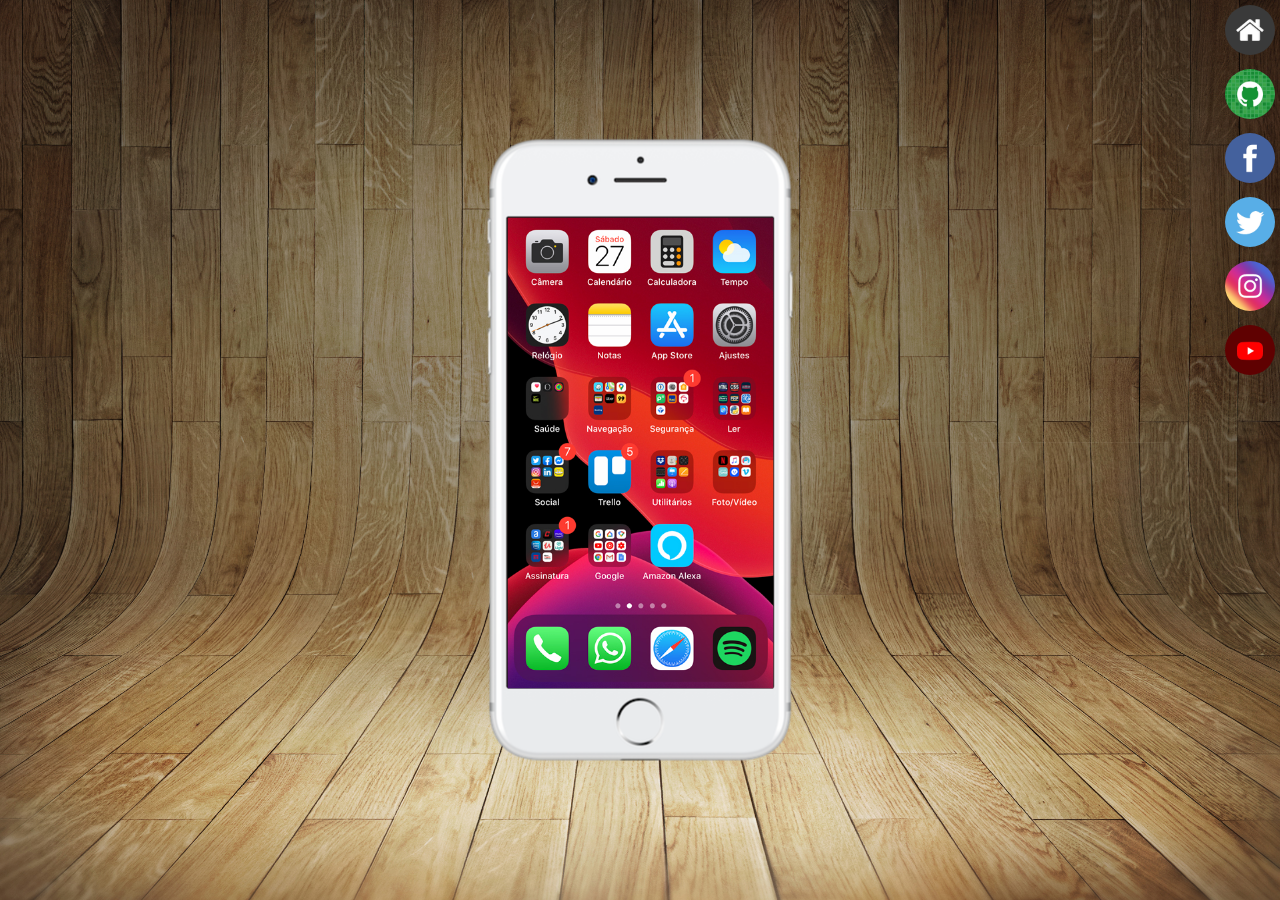
<file: index.html>
<!DOCTYPE html>
<html lang="pt-br">

<head>
    <meta charset="UTF-8">
    <meta http-equiv="X-UA-Compatible" content="IE=edge">
    <meta name="viewport" content="width=device-width, initial-scale=1.0">
    <link rel="stylesheet" href="favicon.ico" type="image/x-icon">
    <link rel="stylesheet" href="estilo/style.css">
    <title> Projeto Redes Sociais</title>
</head>

<body>
    <main>
        <section id="telefone">
            <iframe src="home.html" name="tela" id="tela" frameborder="0">
                seu navegador não é compatível com isso.
            </iframe>

        </section>

        <section id="redes-sociais">

            <a href="home.html" target="tela"><img src="imagens/logo-home.jpg" alt="Home"></a> <br>



            <a href="github.html" target="tela"><img src="imagens/logo-github.jpg" alt="GitHub"></a> <br>

            <a href="facebook.html" target="tela"><img src="imagens/logo-facebook.jpg" alt="Facebook"></a> <br>

            <a href="twitter.html" target="tela"><img src="imagens/logo-twitter.jpg" alt="Twitter"></a> <br>


            <a href="instagram.html" target="tela"><img src="imagens/logo-instagram.jpg" alt="Instragram"></a> <br>

            <a href="youtube.html" target="tela"><img src="imagens/logo-youtube.jpg" alt="Youtube"></a>

        </section>
    </main>

</body>

</html>
</file>
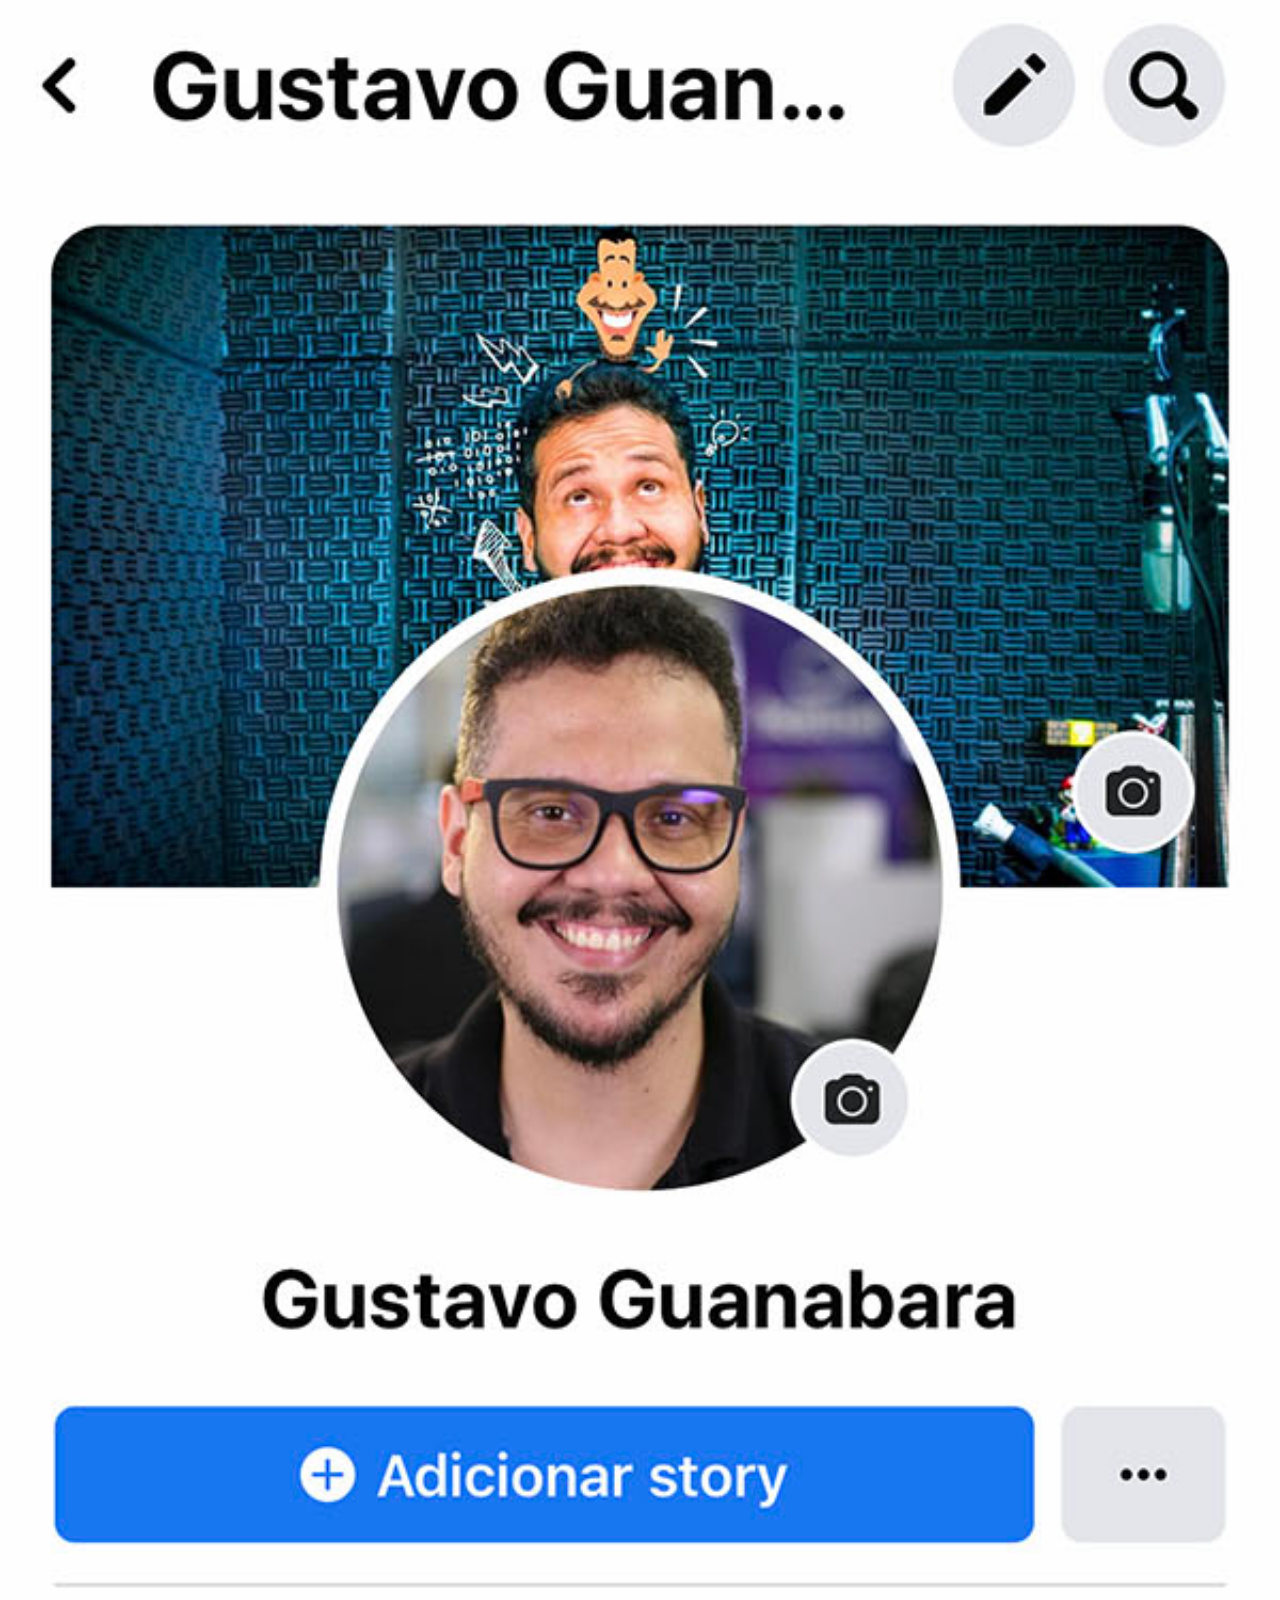
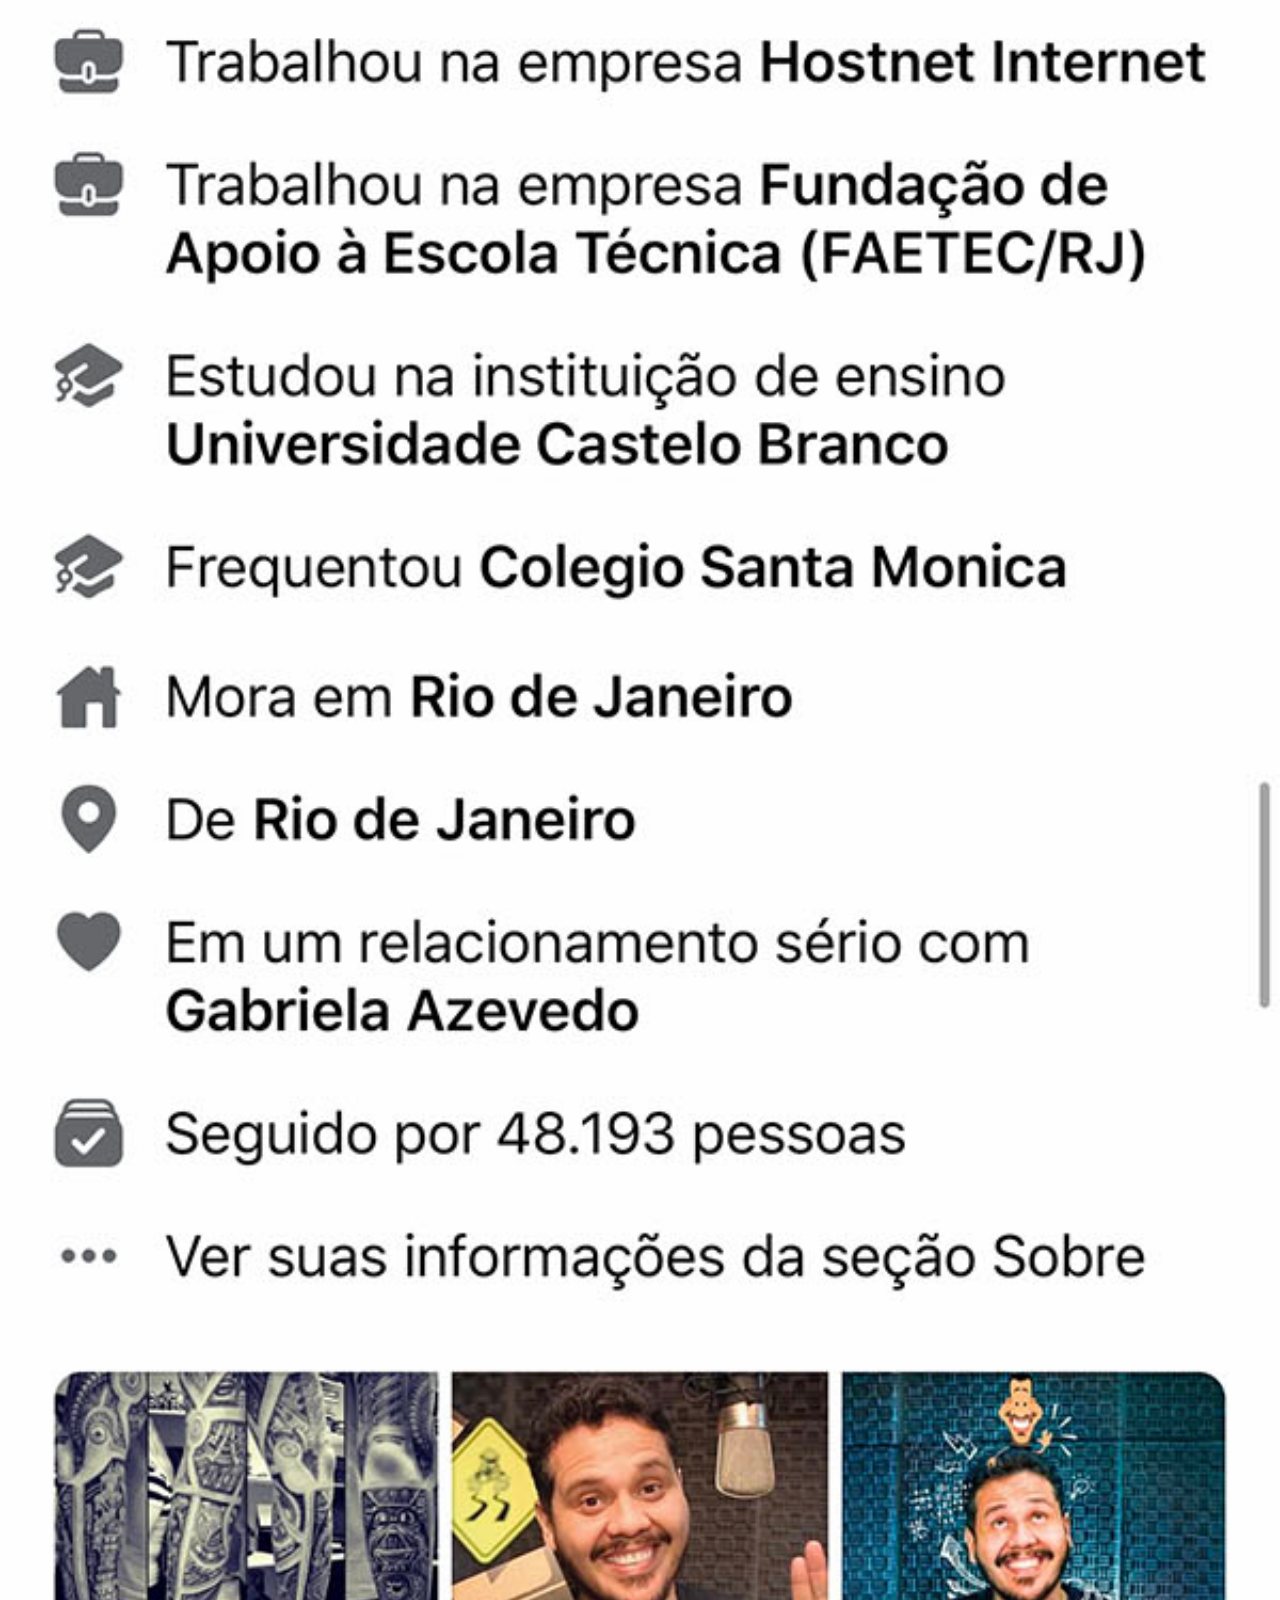
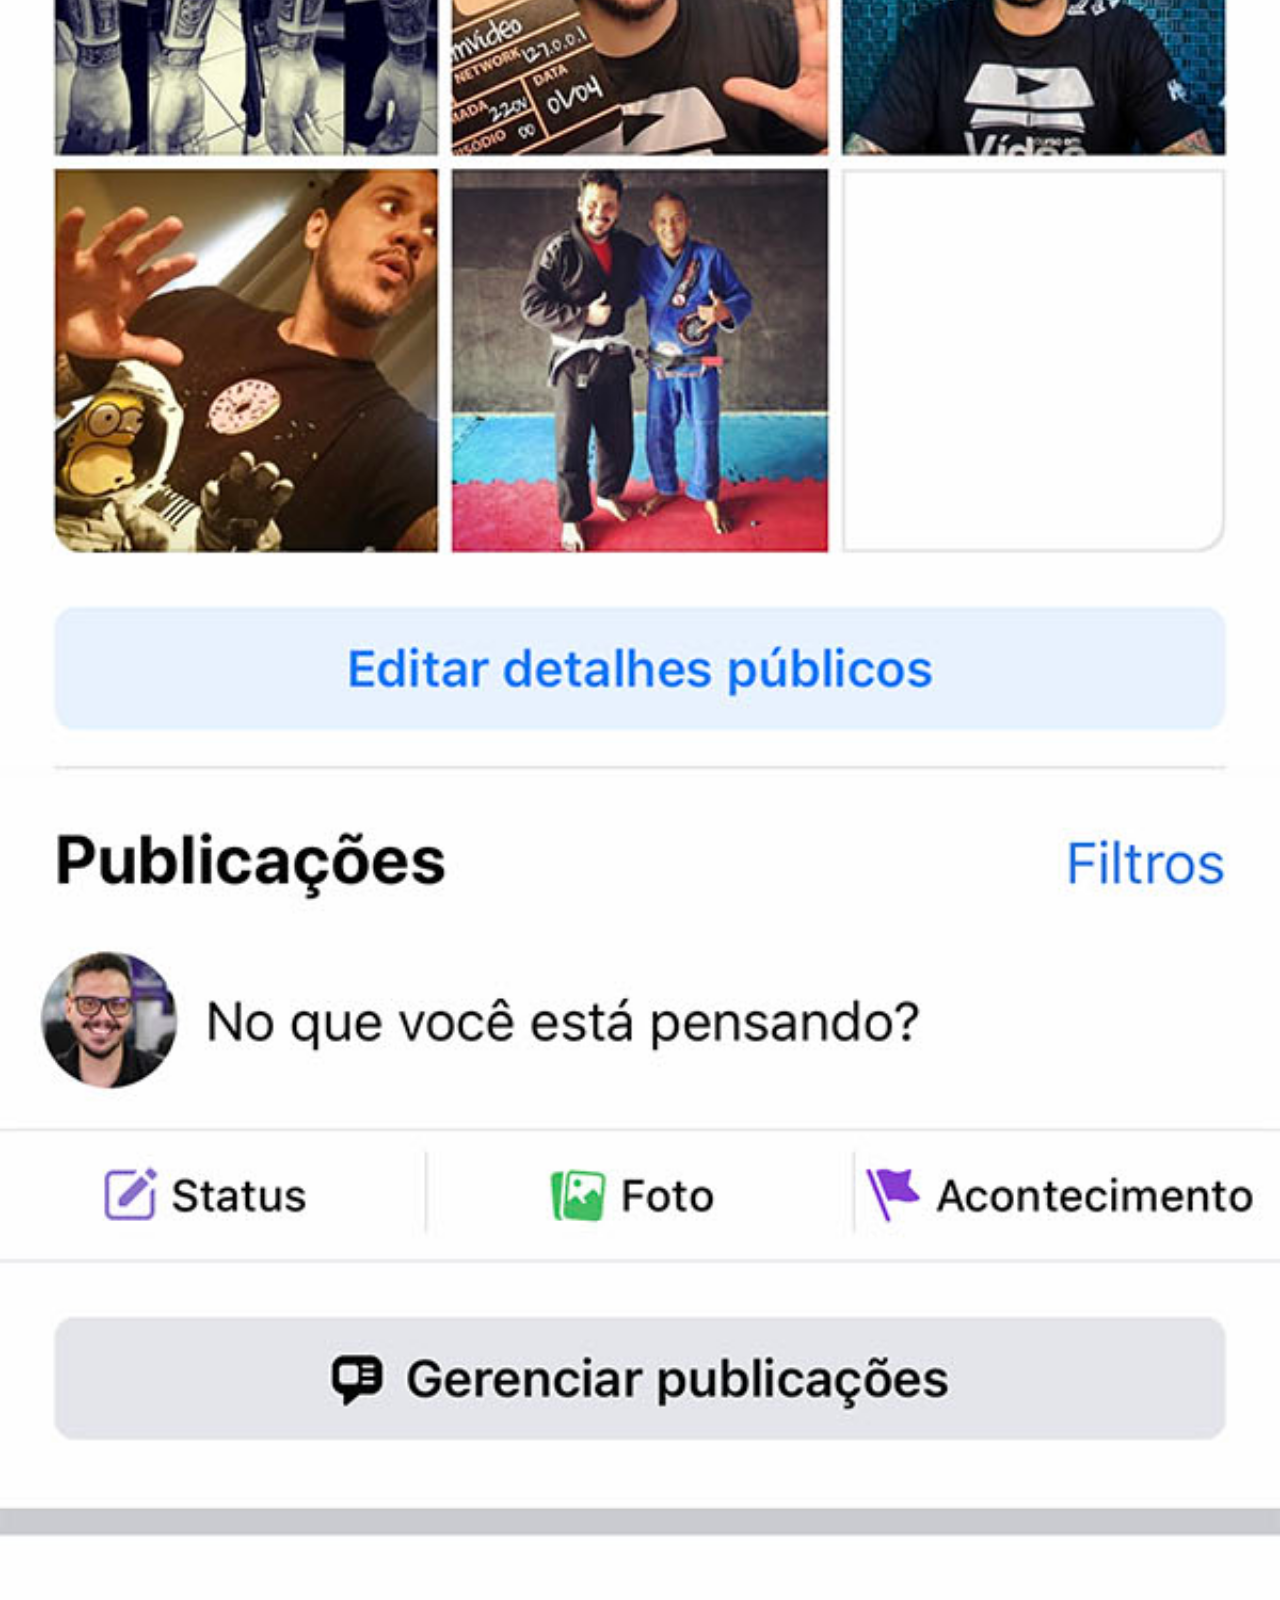
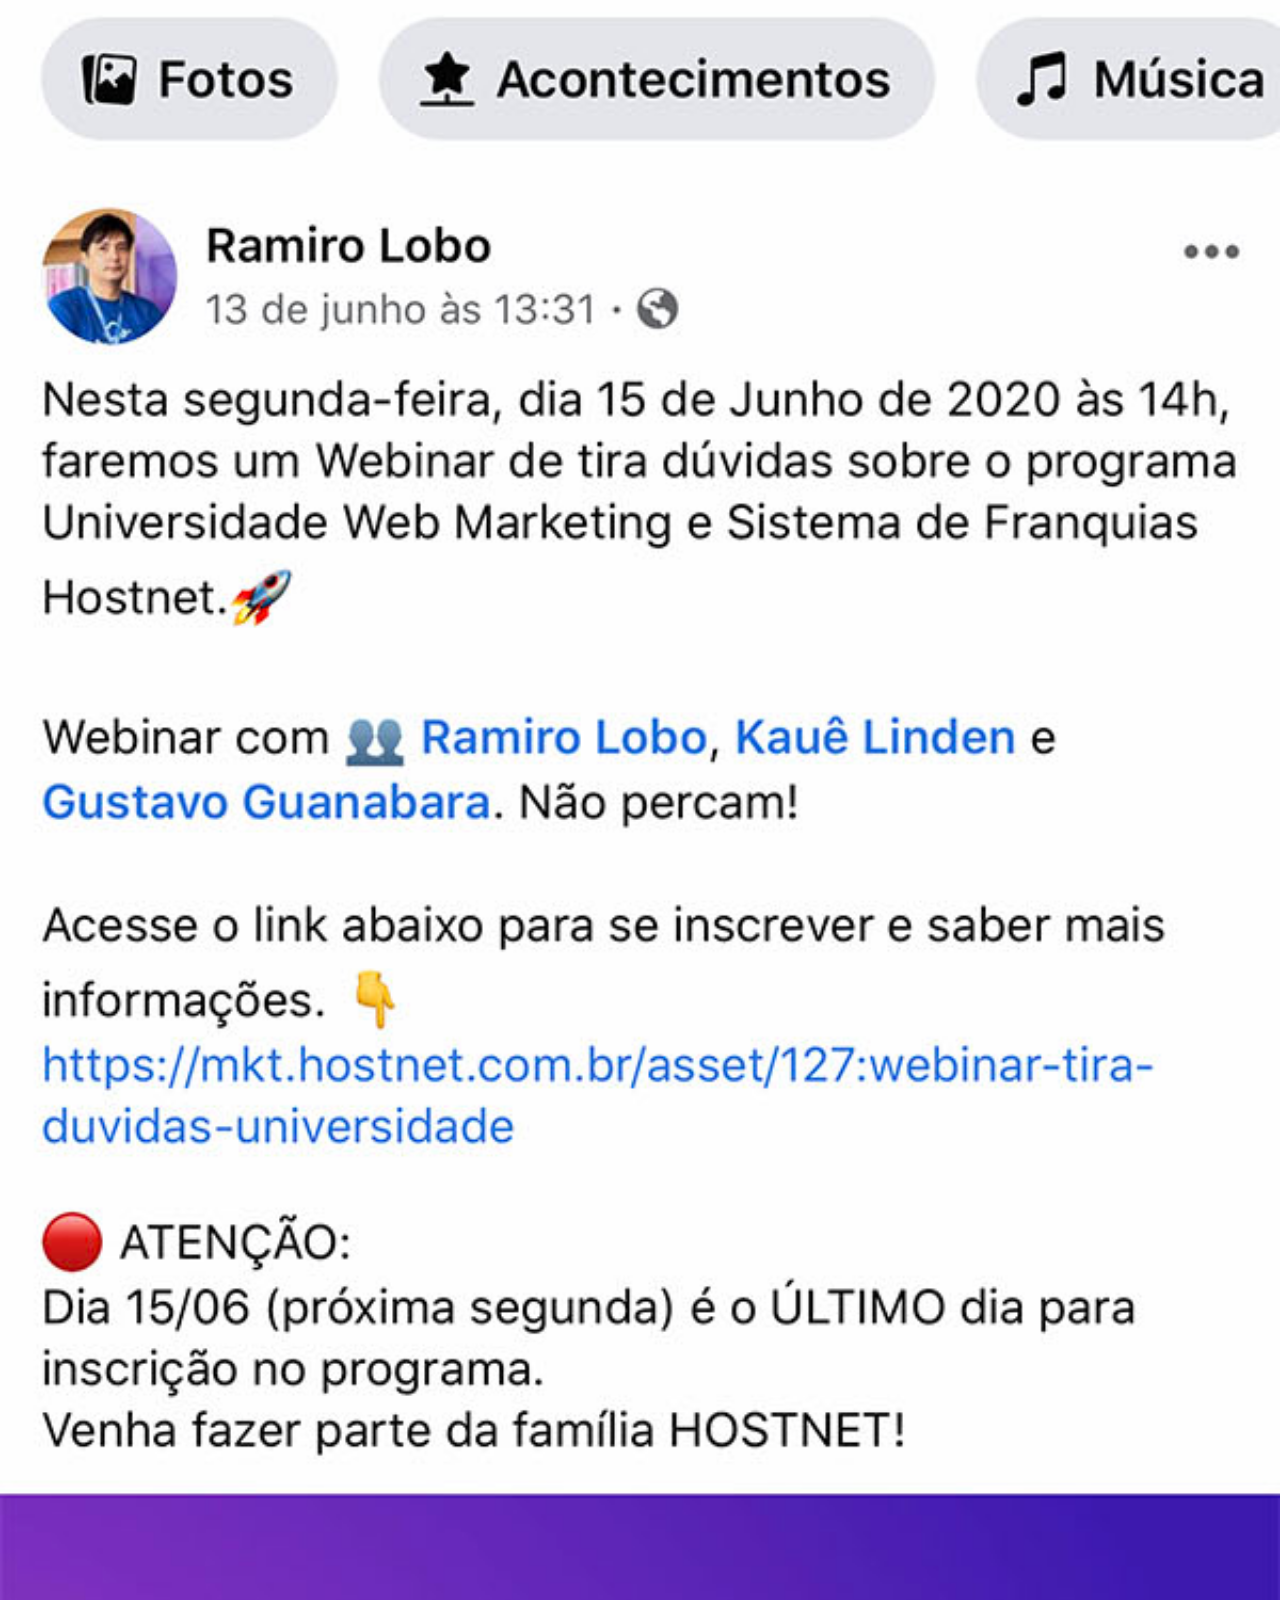
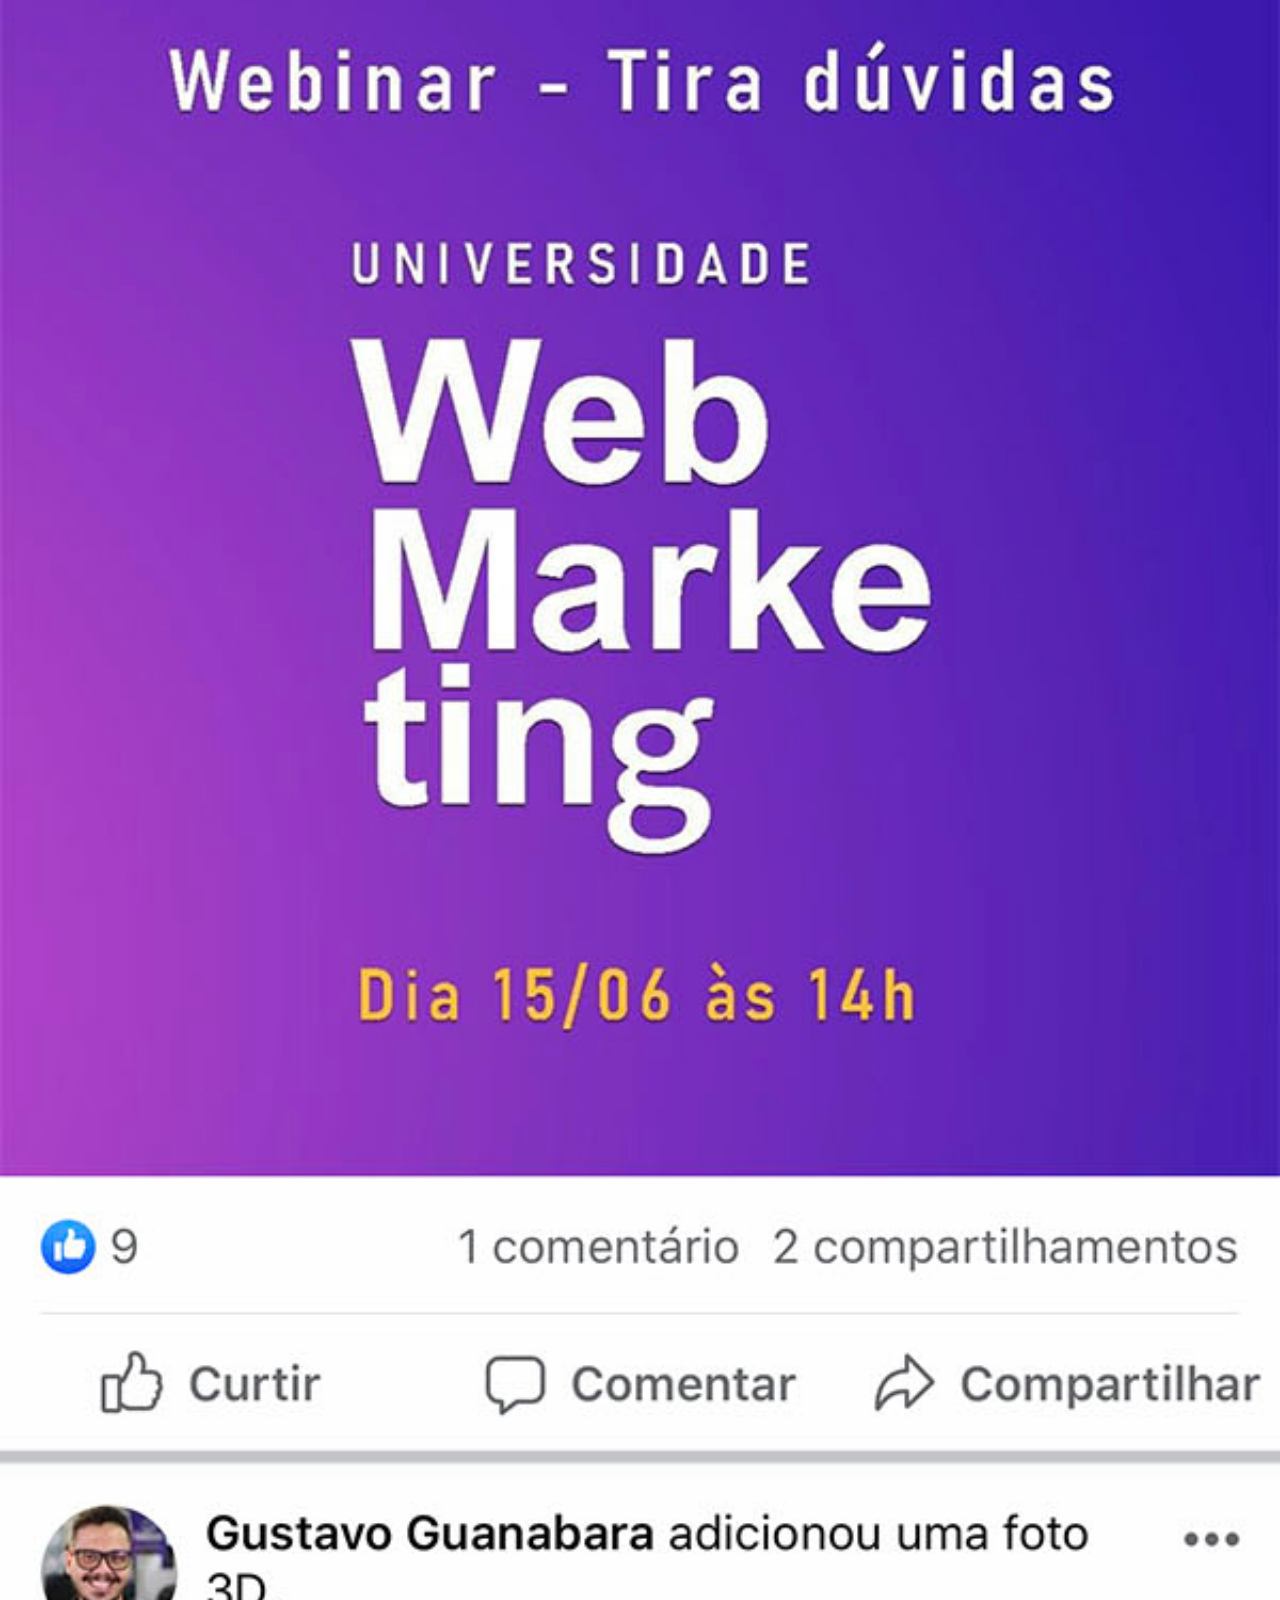
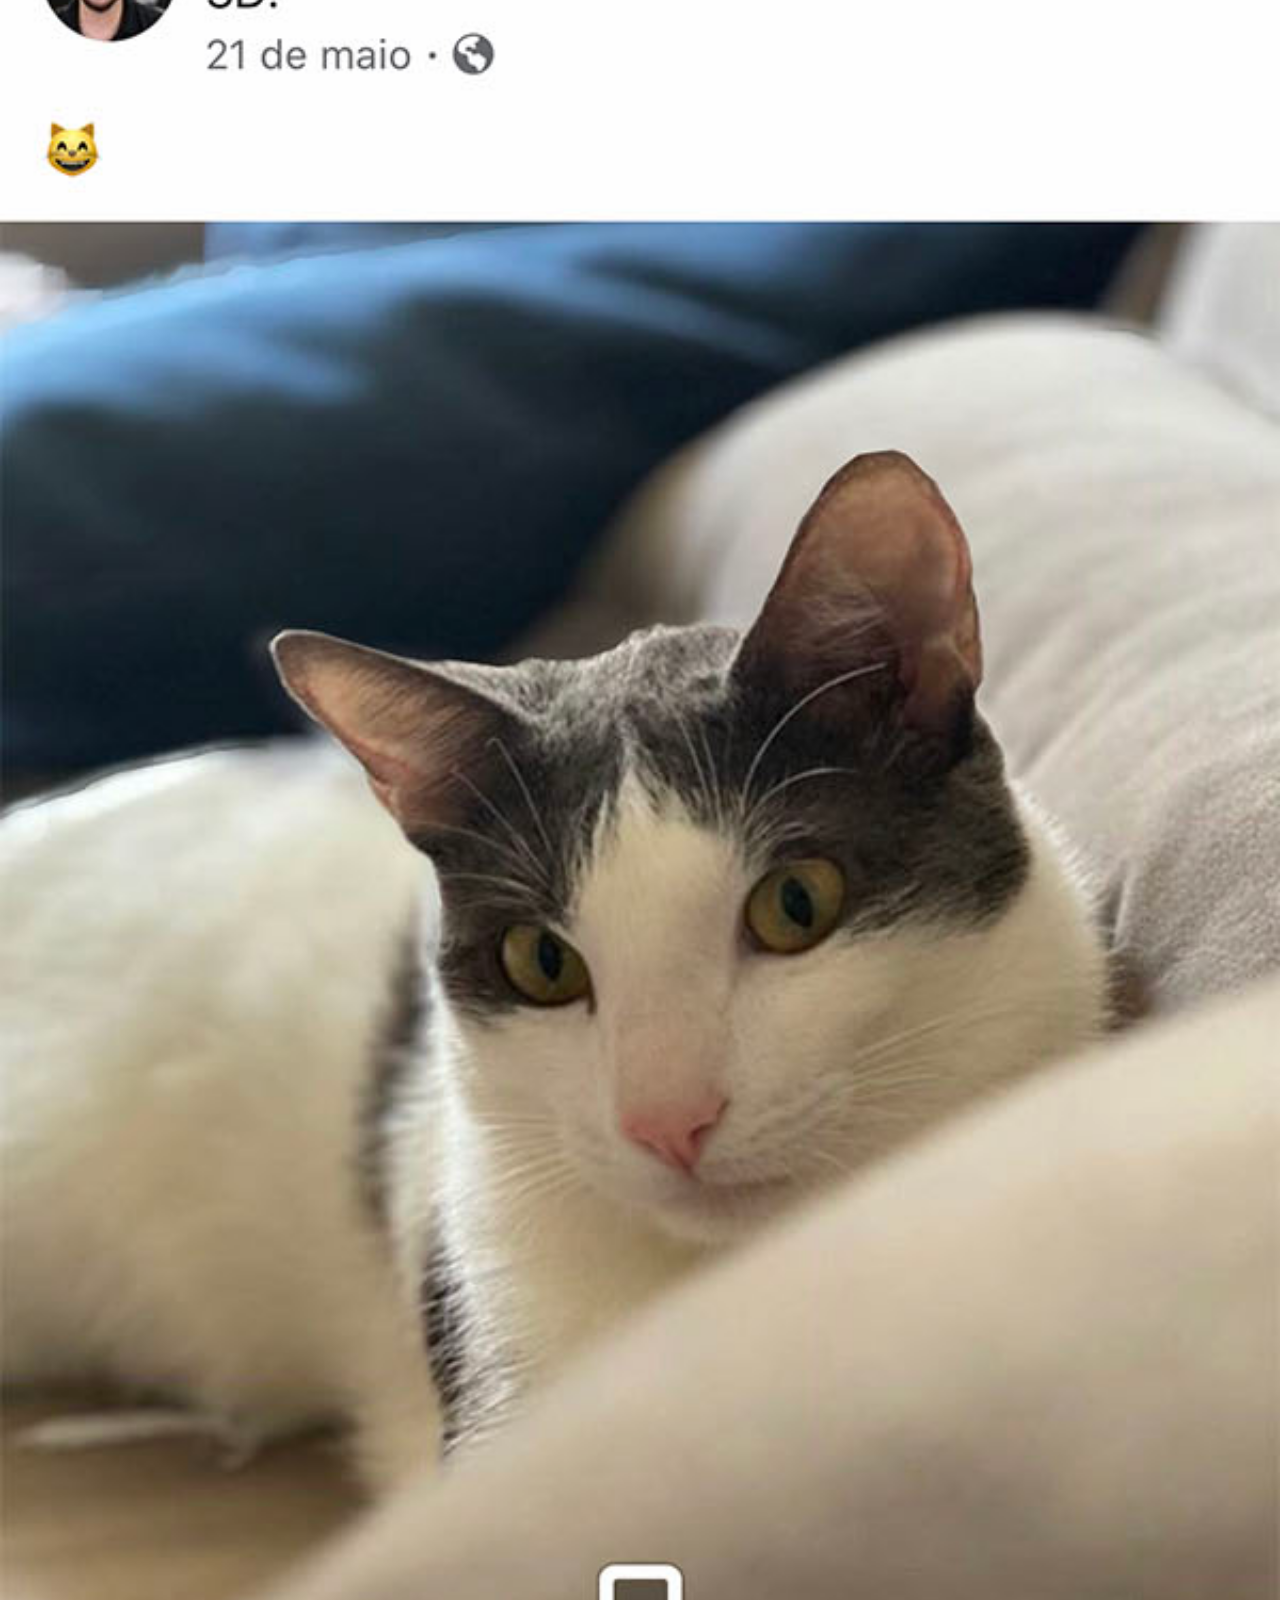
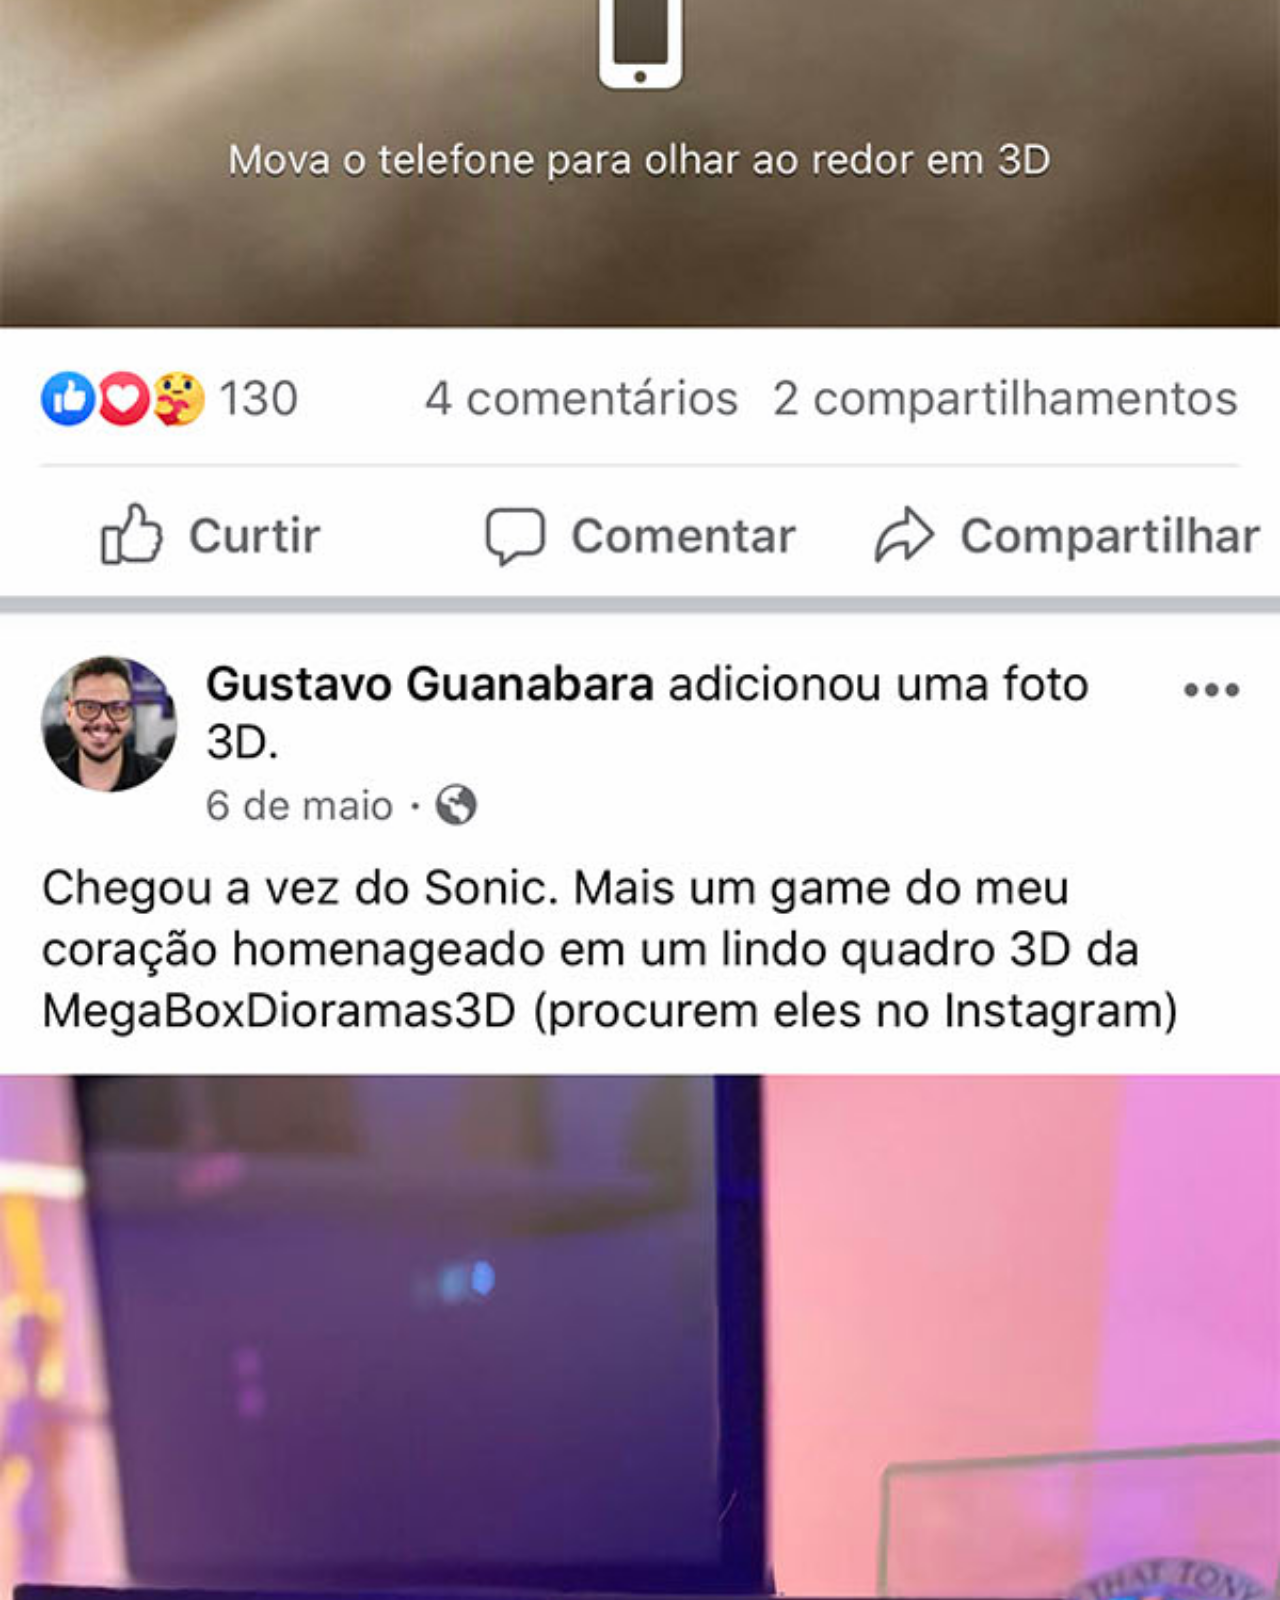
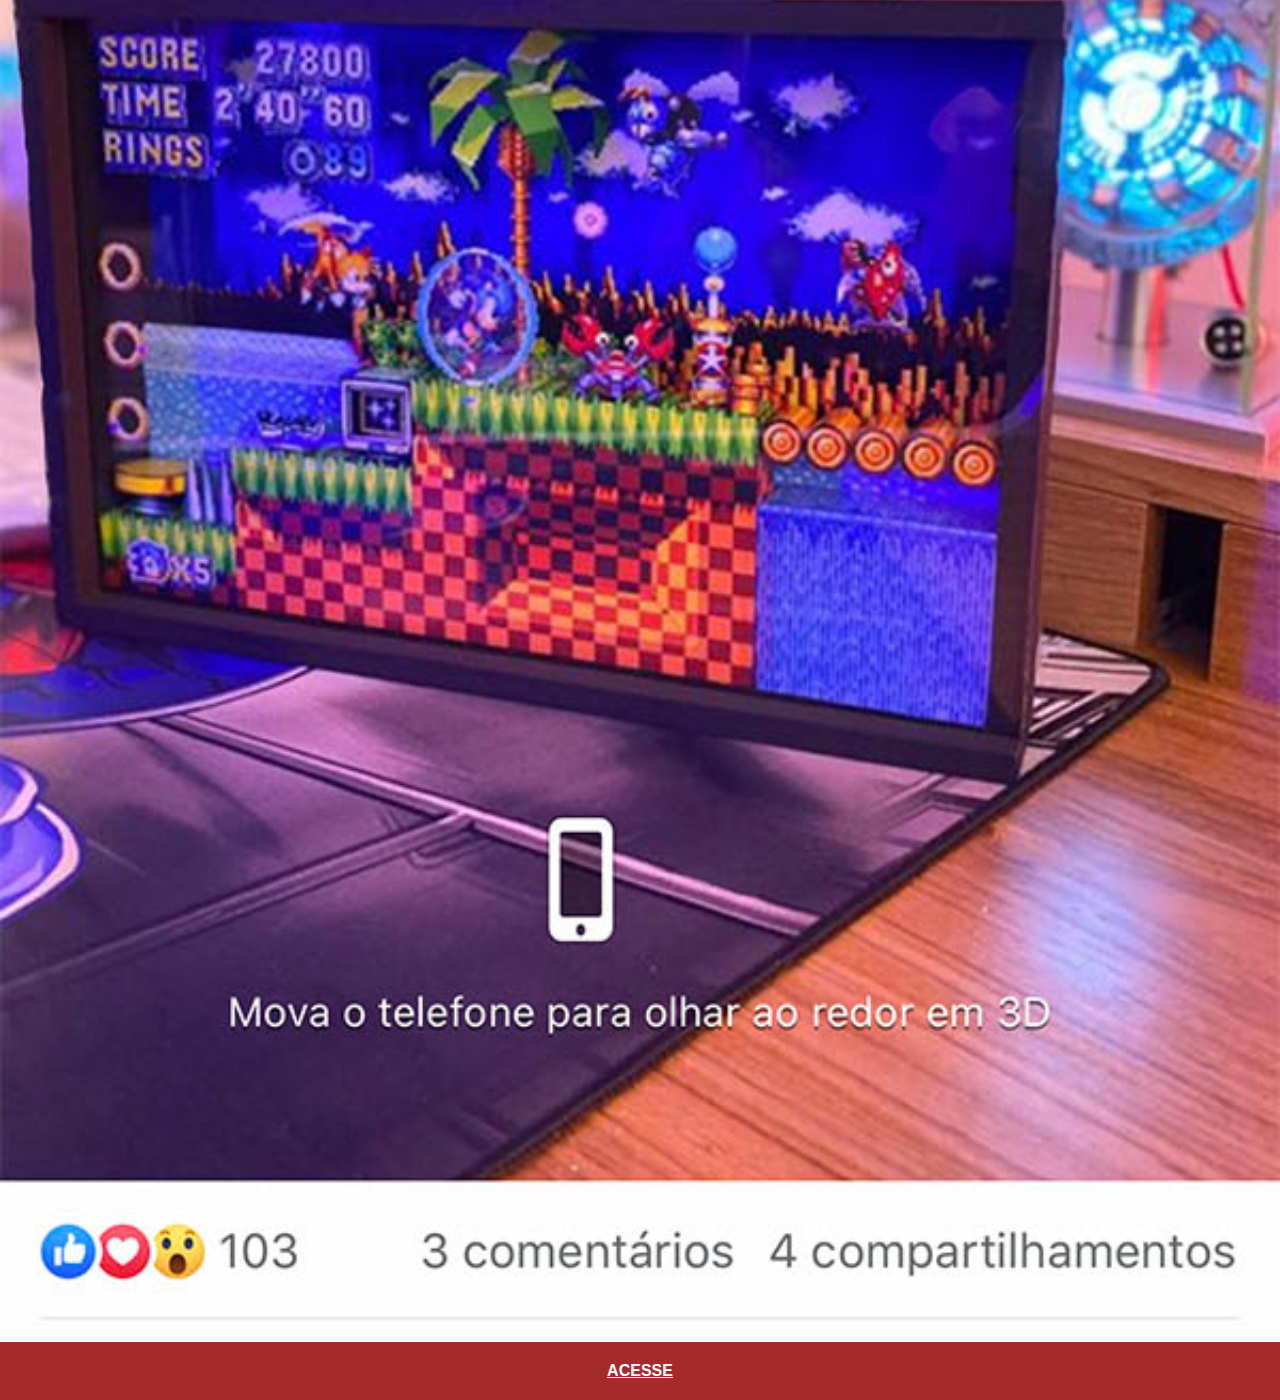
<file: facebook.html>
<!DOCTYPE html>
<html lang="pt-br">
<head>
    <meta charset="UTF-8">
    <meta http-equiv="X-UA-Compatible" content="IE=edge">
    <meta name="viewport" content="width=device-width, initial-scale=1.0">
    <title>Facebook</title>
    <link rel="stylesheet" href="estilos/social.css">
</head>
<body>
    <img src="imagens/tela-facebook.jpg" alt="Facebook">
    <a href="https://www.facebook.com/sophia.augustodesouza/" target="_blank">ACESSE</a>
</body>
</html>
</file>
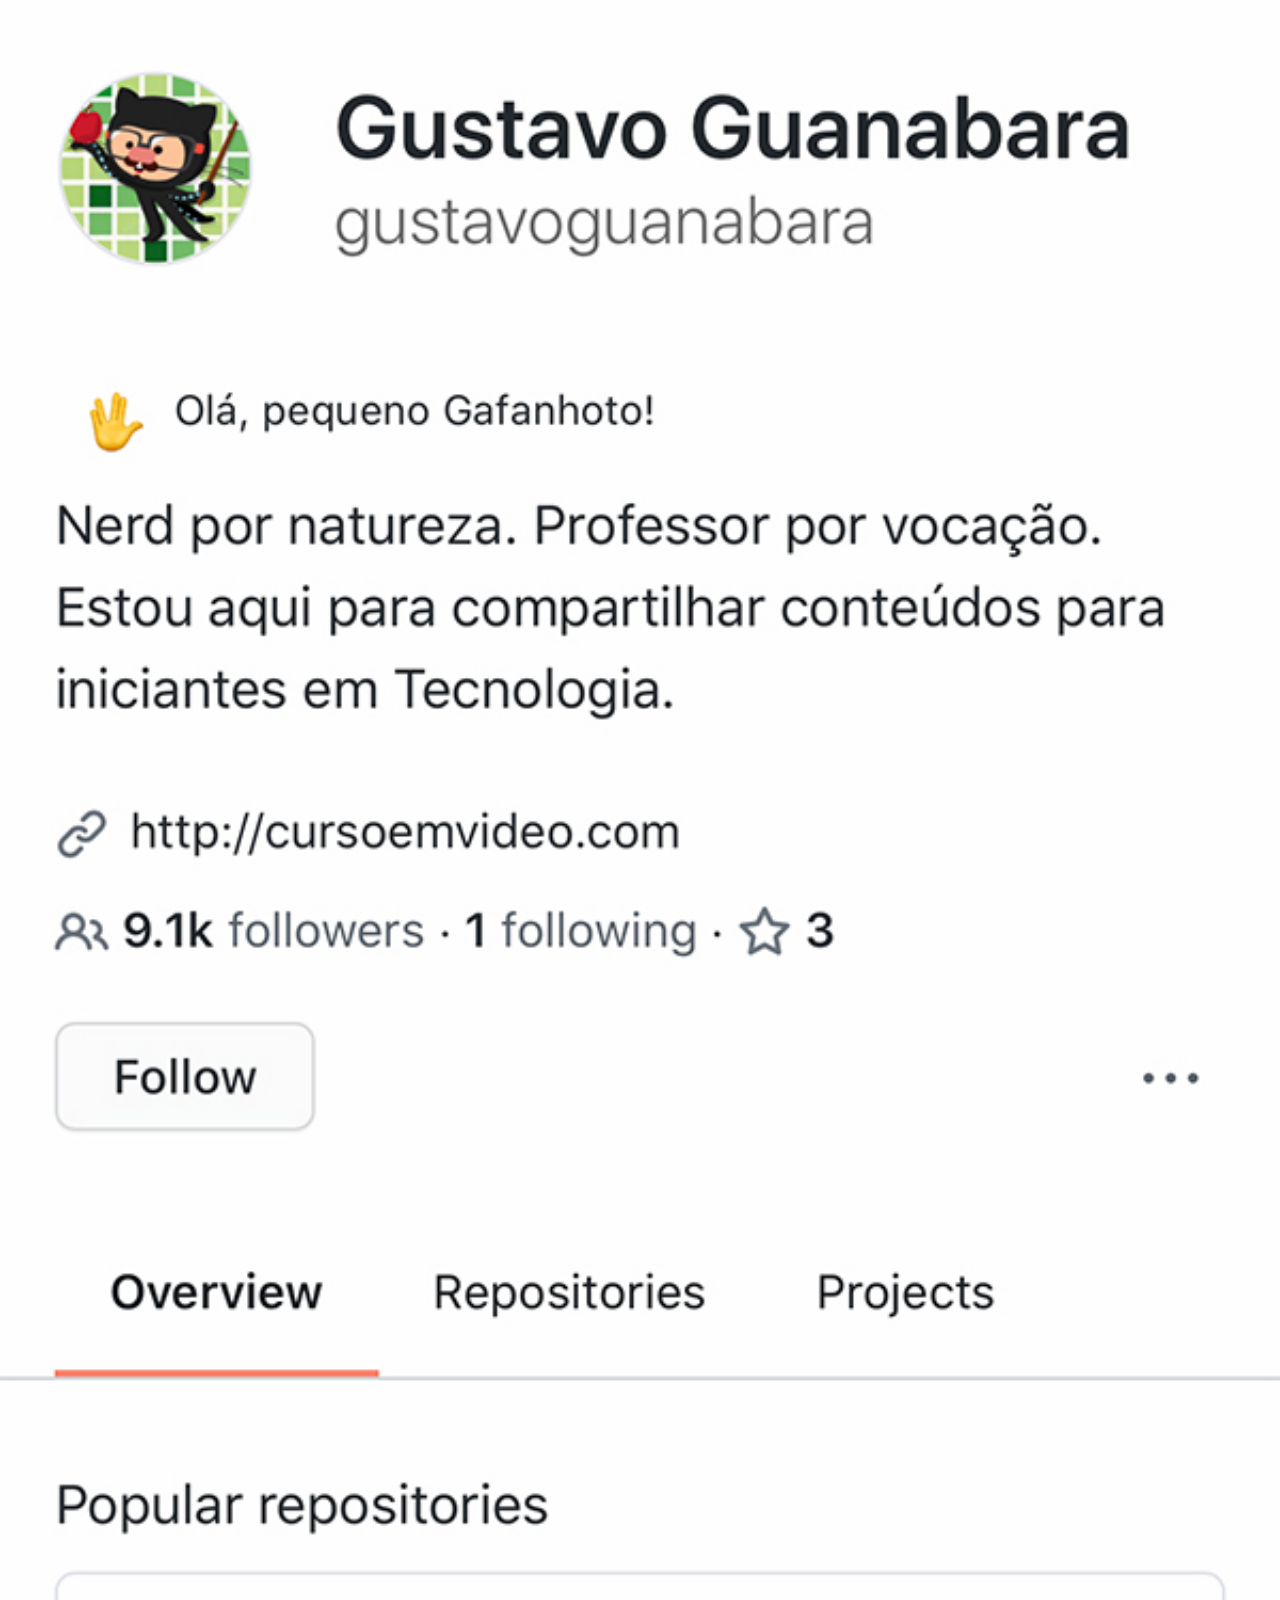
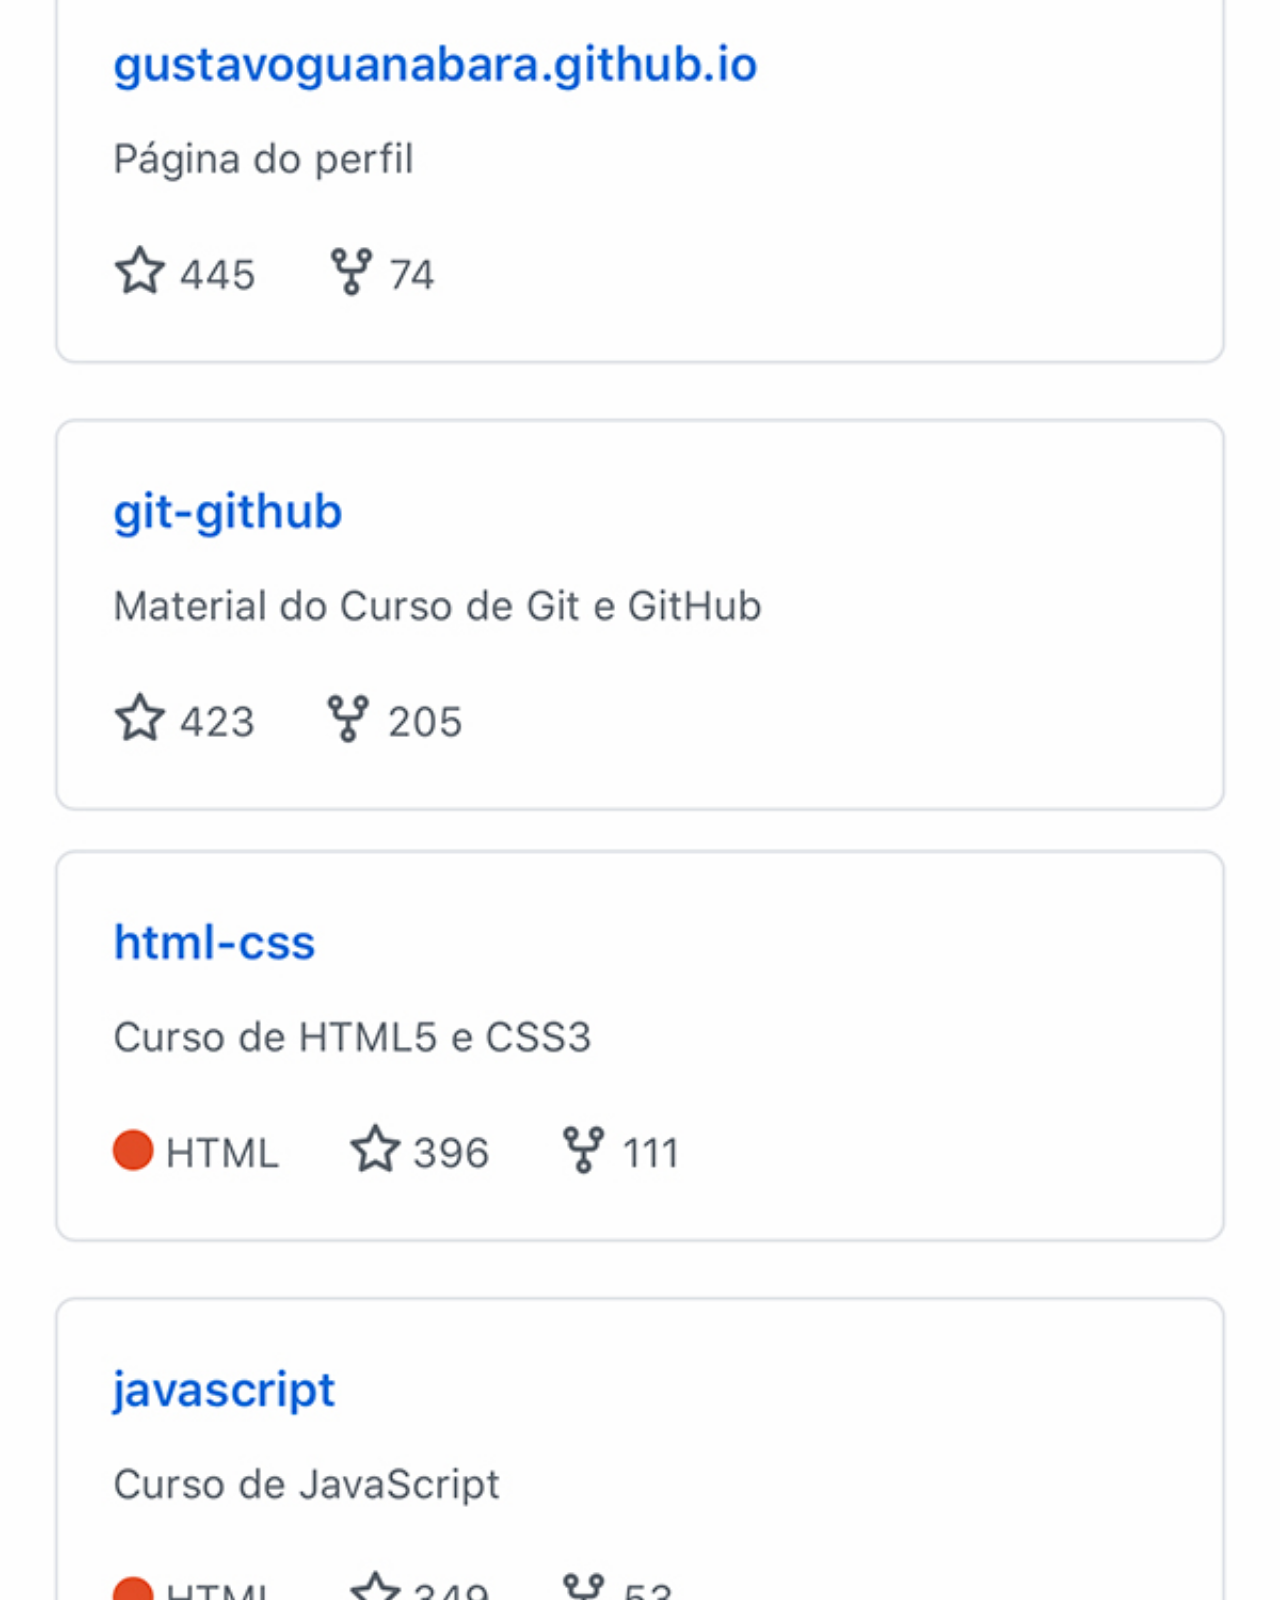
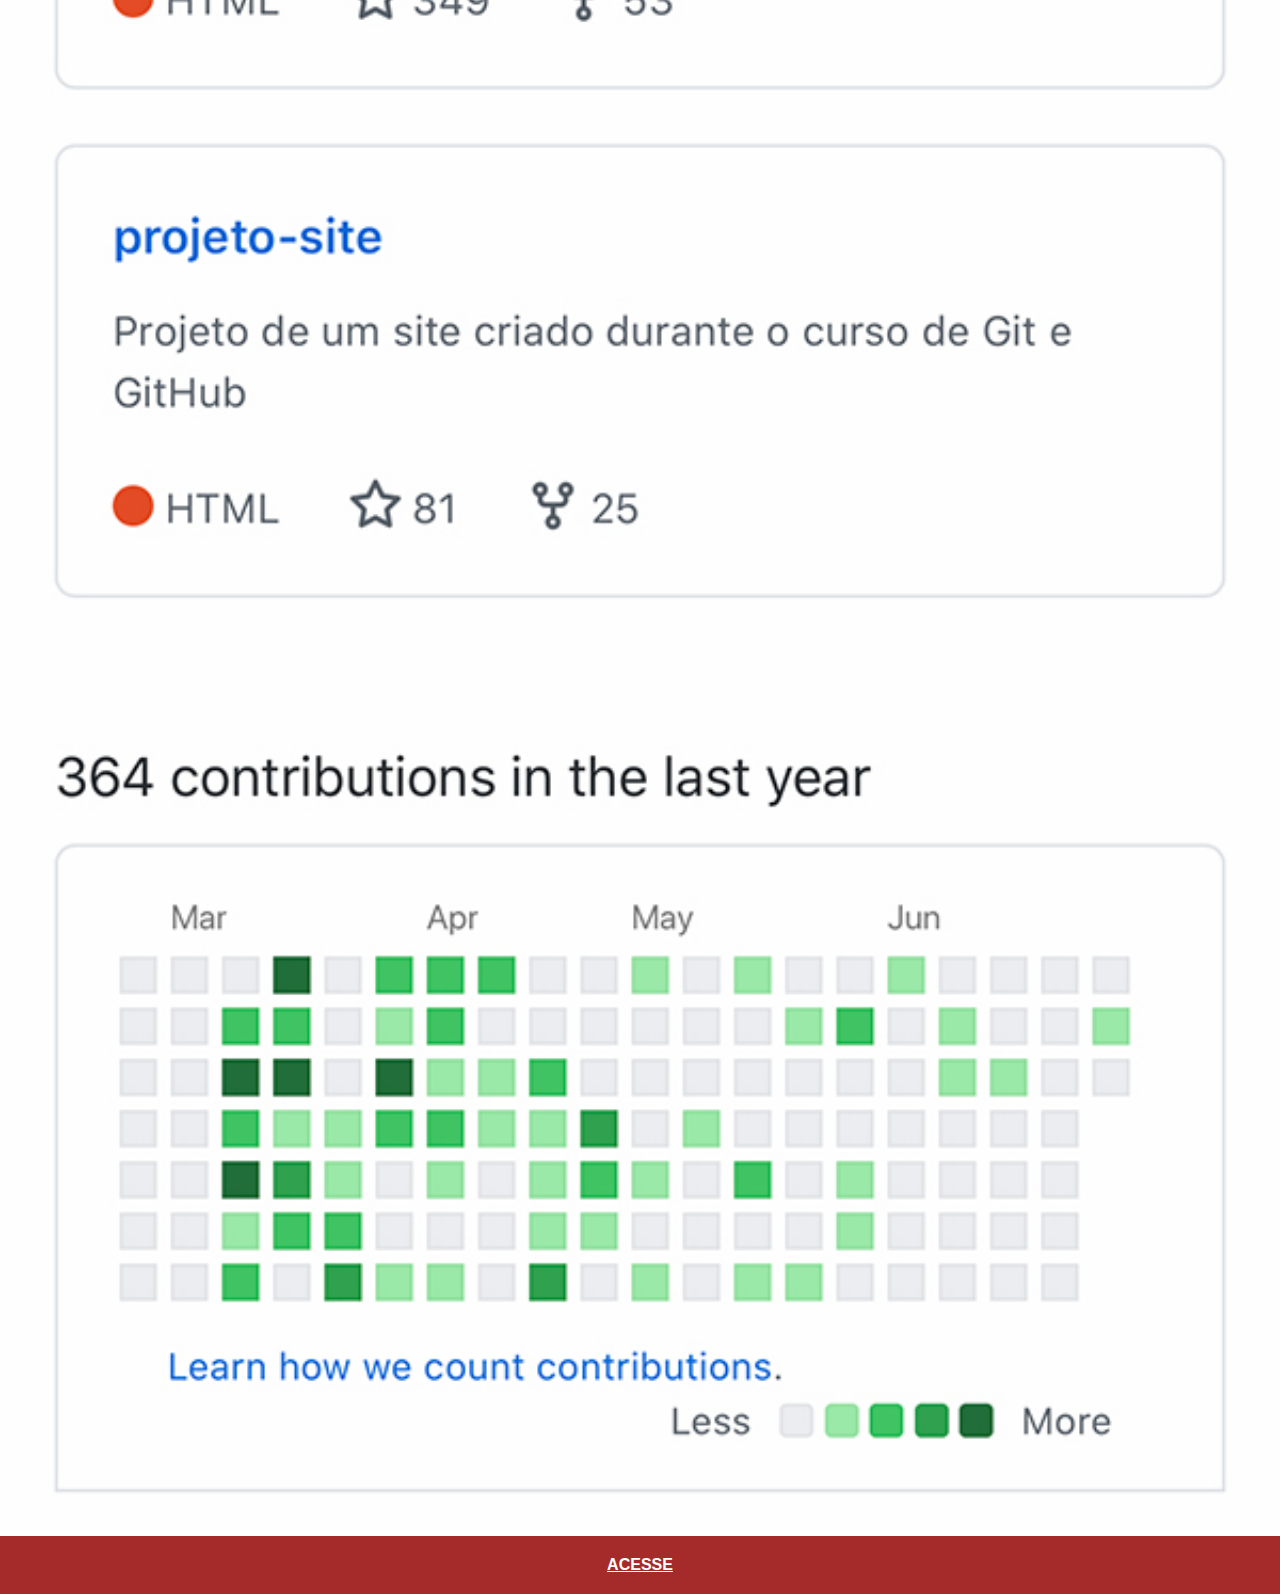
<file: github.html>
<!DOCTYPE html>
<html lang="pt-br">
<head>
    <meta charset="UTF-8">
    <meta http-equiv="X-UA-Compatible" content="IE=edge">
    <meta name="viewport" content="width=device-width, initial-scale=1.0">
    <title>GitHub</title>
    <link rel="stylesheet" href="estilos/social.css">
</head>
<body>
    <img src="imagens/tela-github.jpg" alt="GitHub">
    <a href="https://github.com/" target="_blank">ACESSE</a>
</body>
</html>
</file>
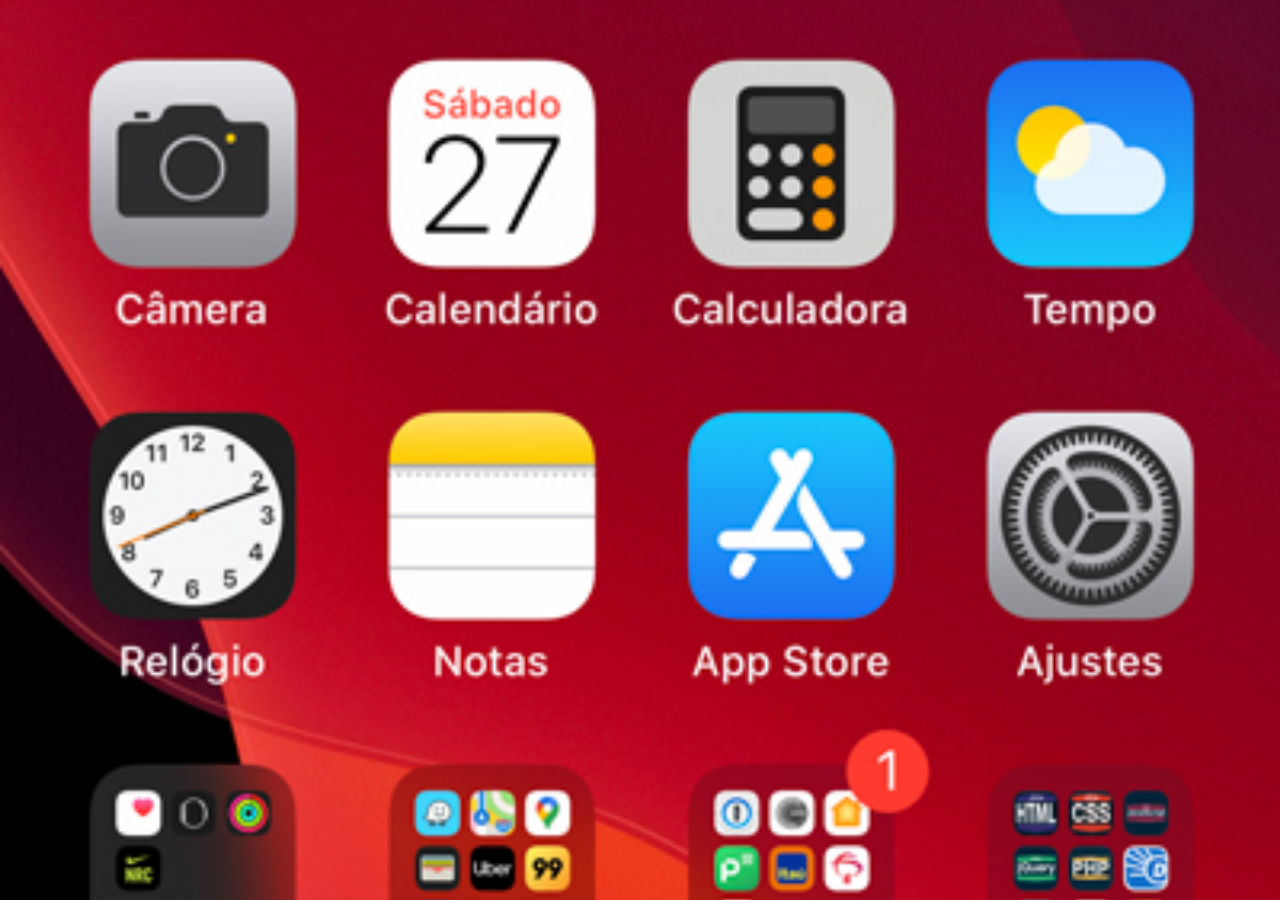
<file: home.html>
<!DOCTYPE html>
<html lang="pt-br">

<head>
    <meta charset="UTF-8">
    <meta http-equiv="X-UA-Compatible" content="IE=edge">
    <meta name="viewport" content="width=device-width, initial-scale=1.0">
    <title>Home</title>

</head>
<style>
    * {
        margin: 0px;
        padding: 0px;
    }


    body {
        width: 100vw;
        height: 100vh;
        background: black url('imagens/tela-home.jpg') no-repeat top center;
        background-size: cover;
    }
</style>

<body>

</body>

</html>
</file>
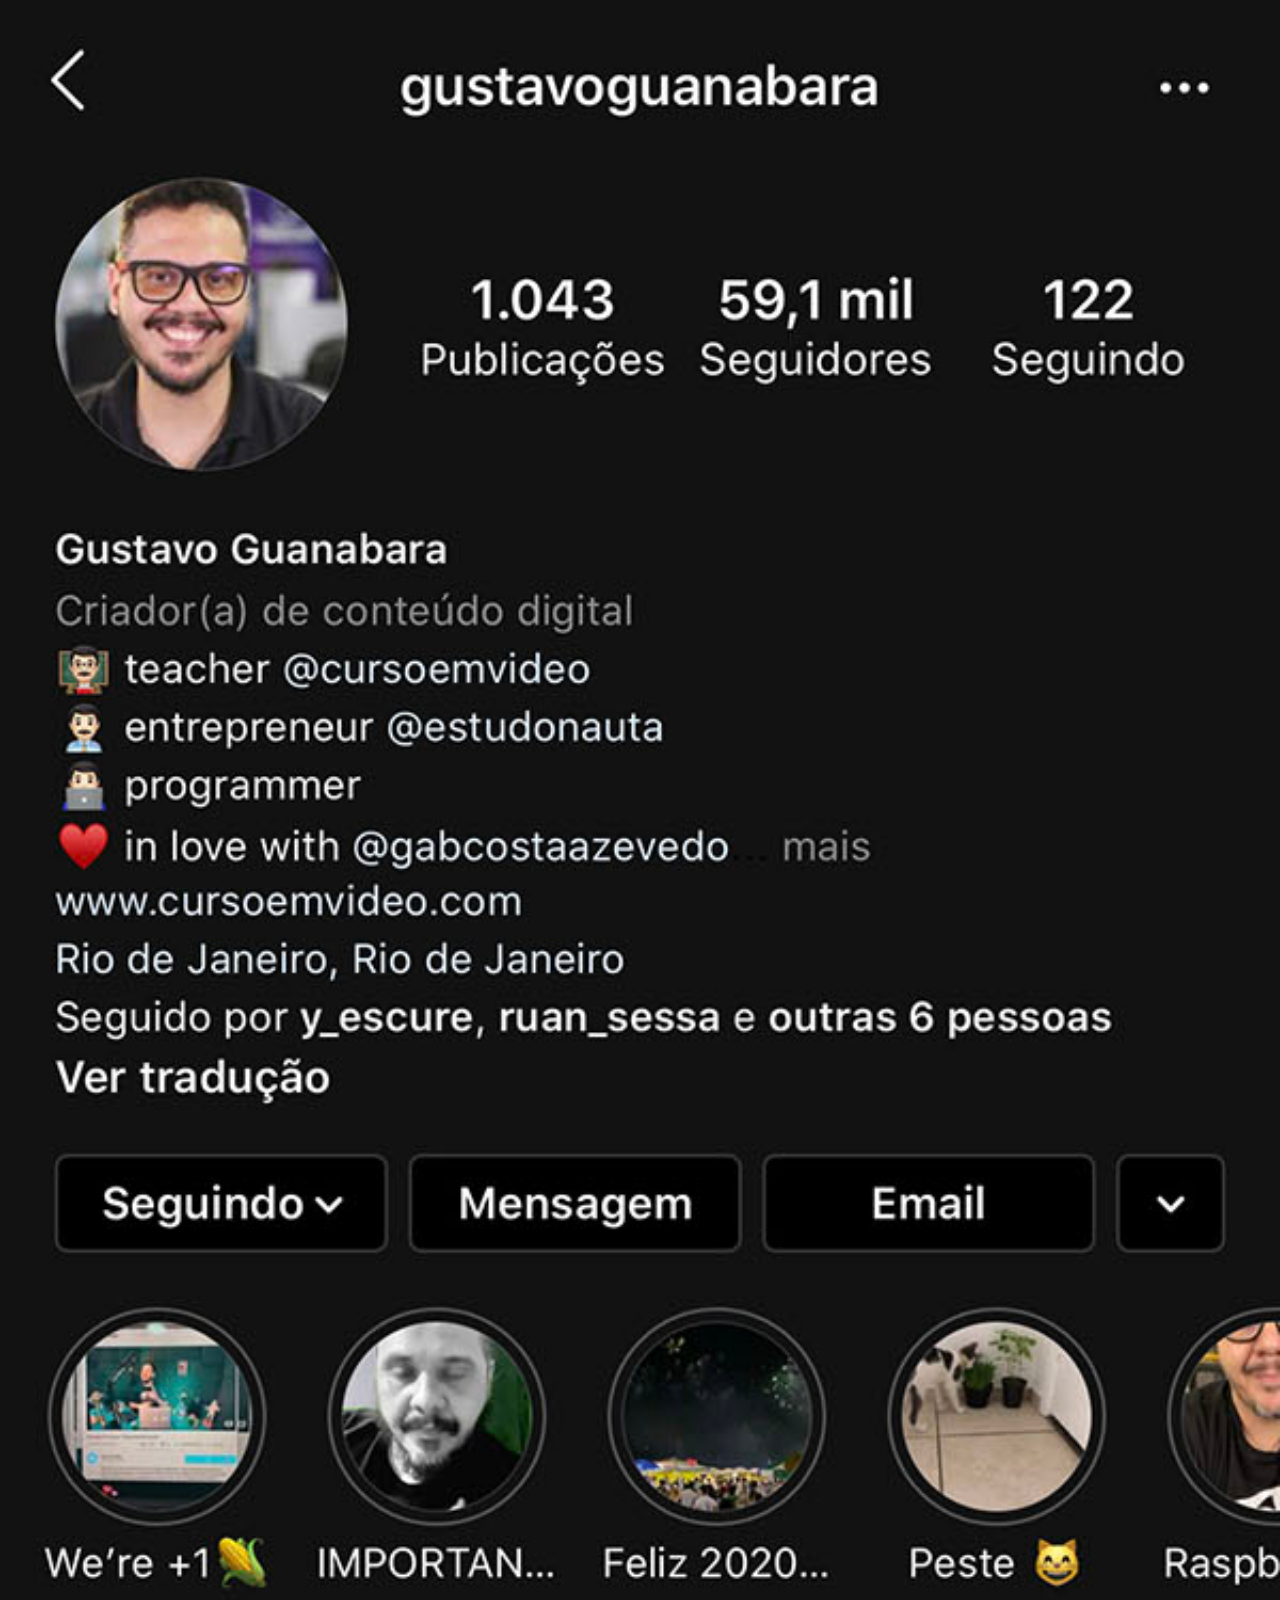
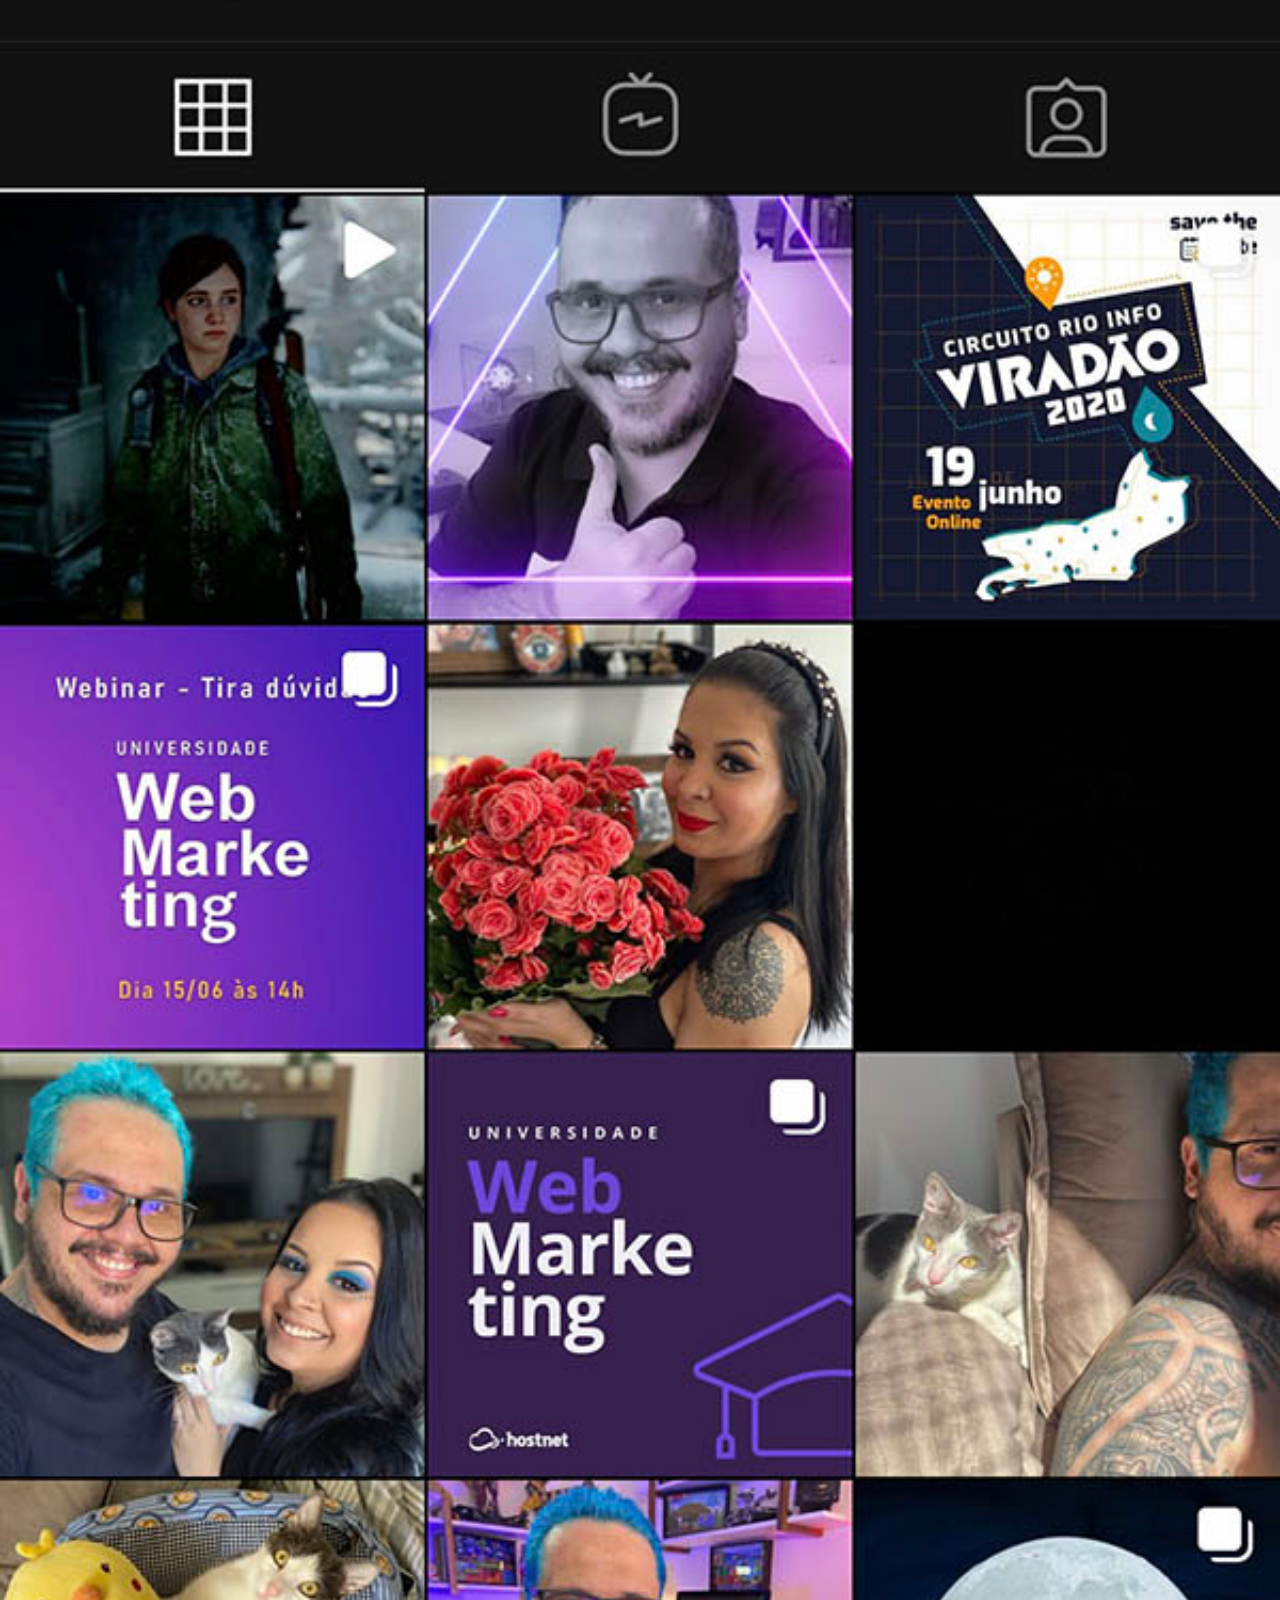
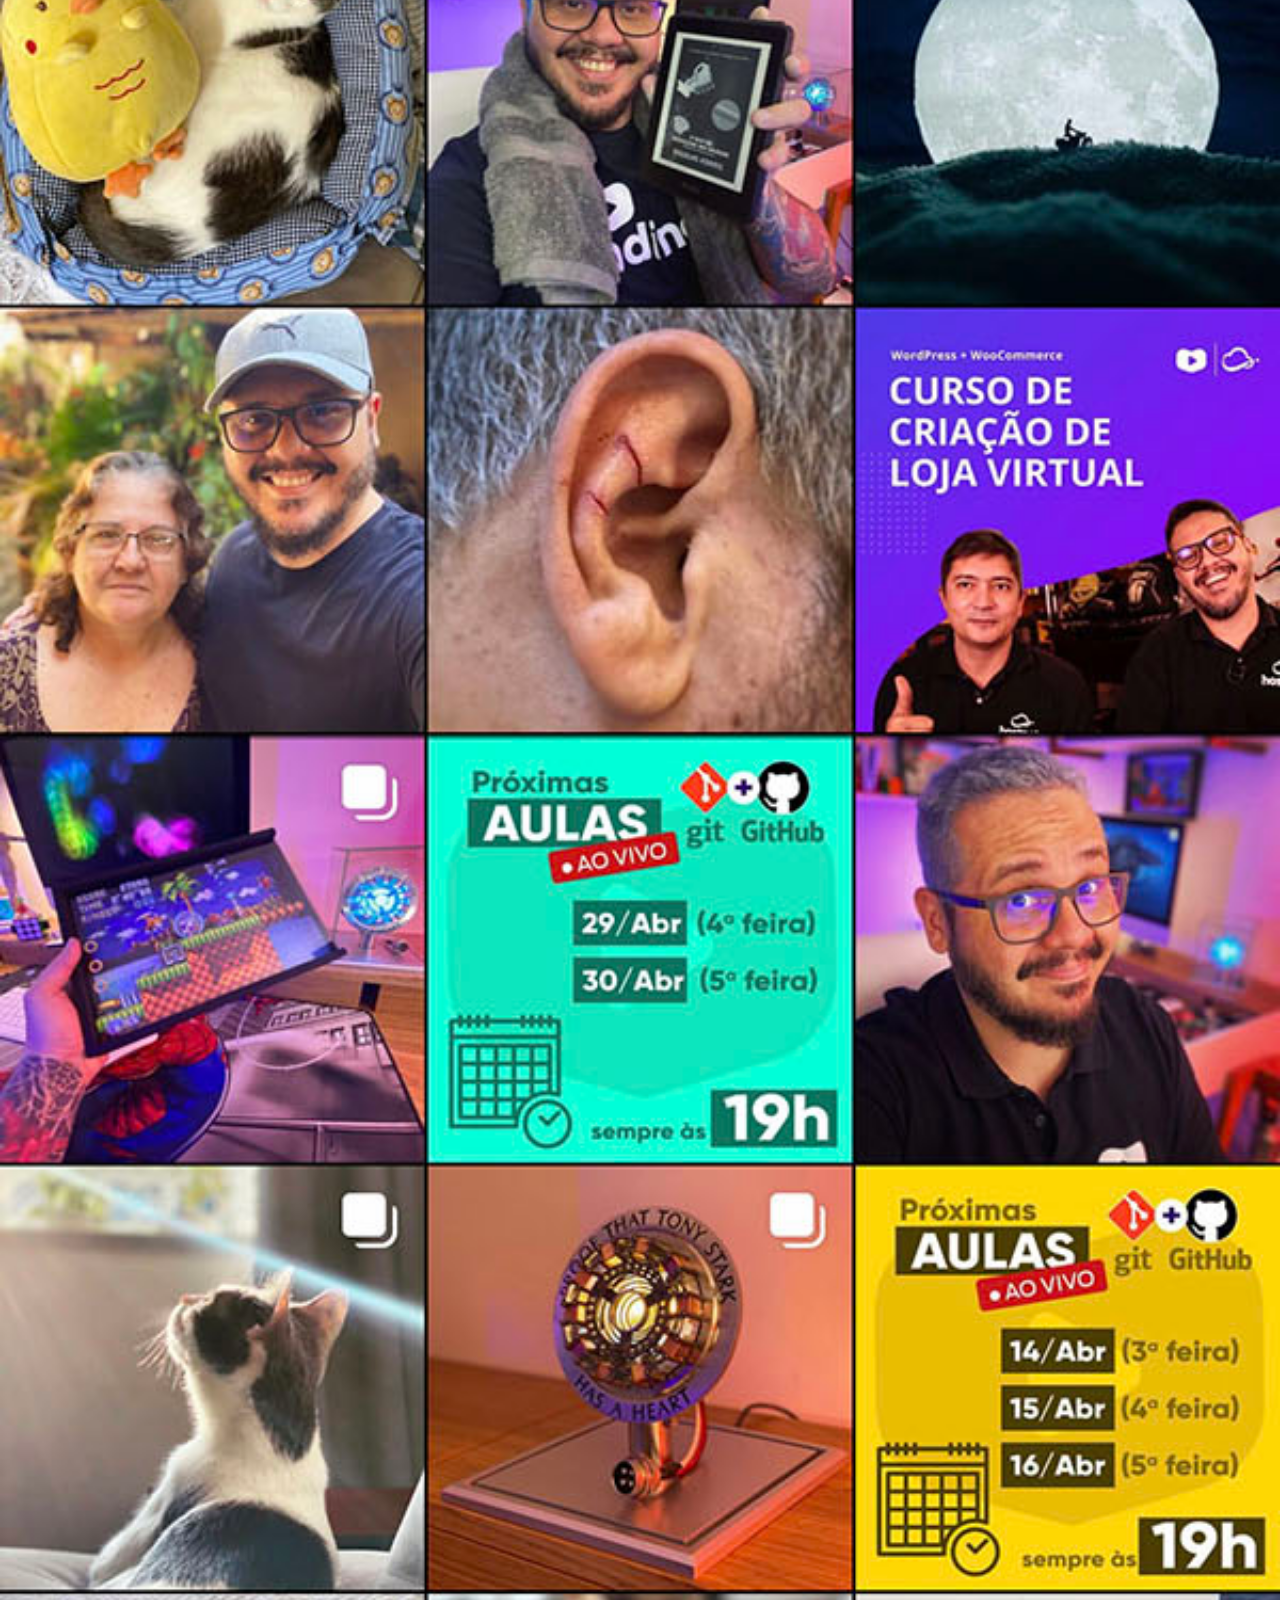
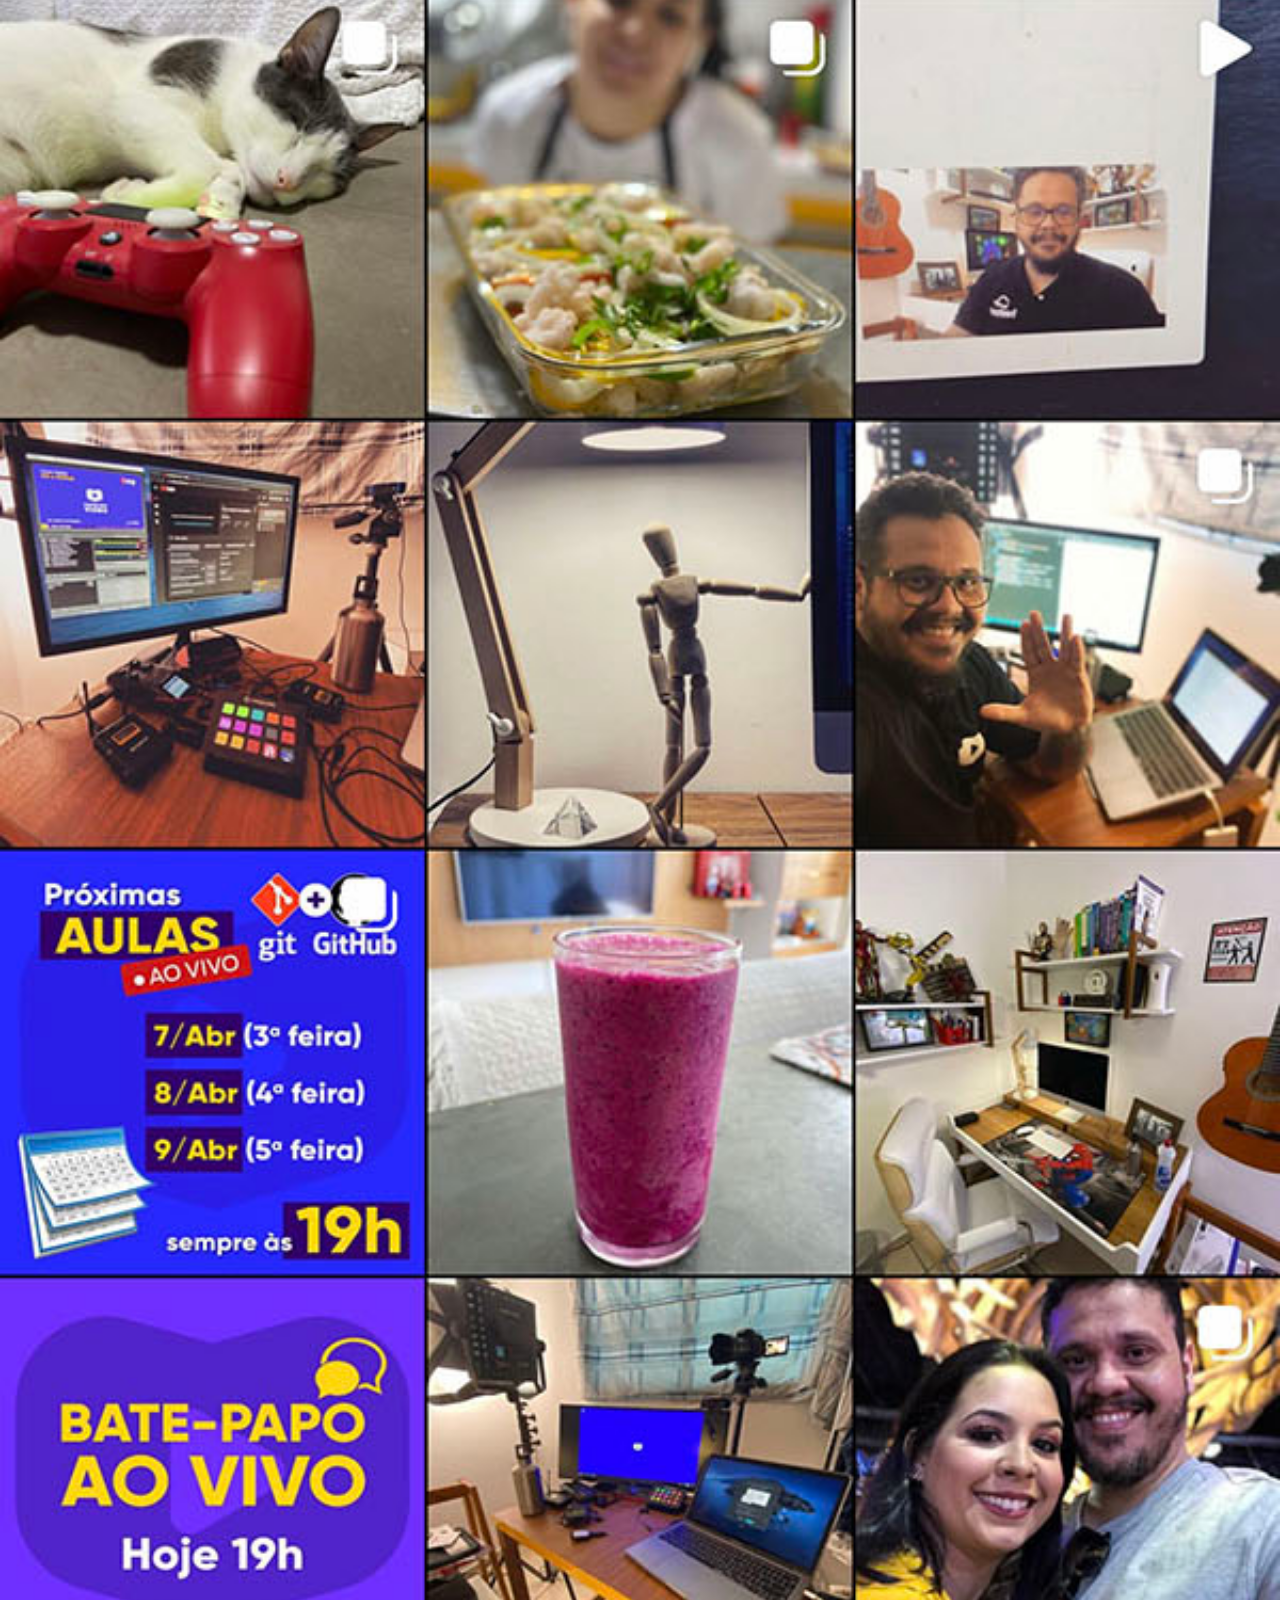
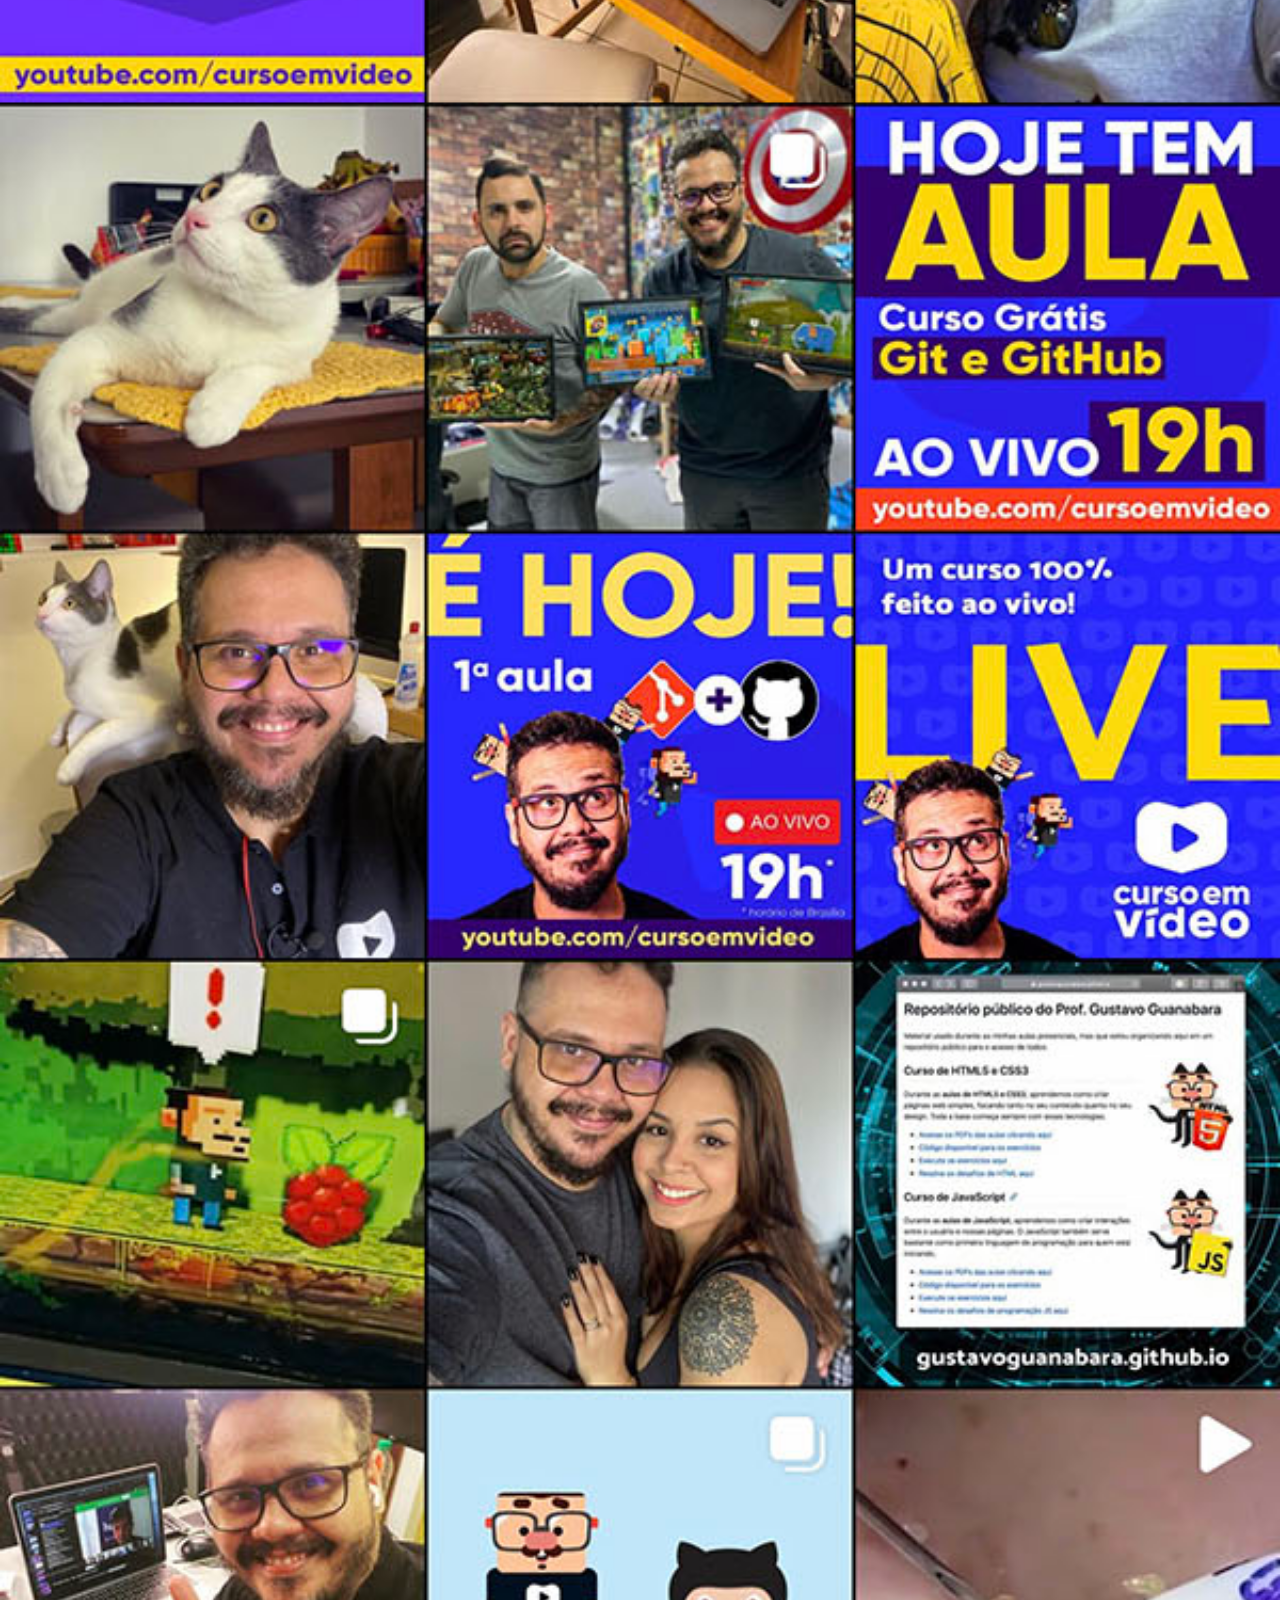
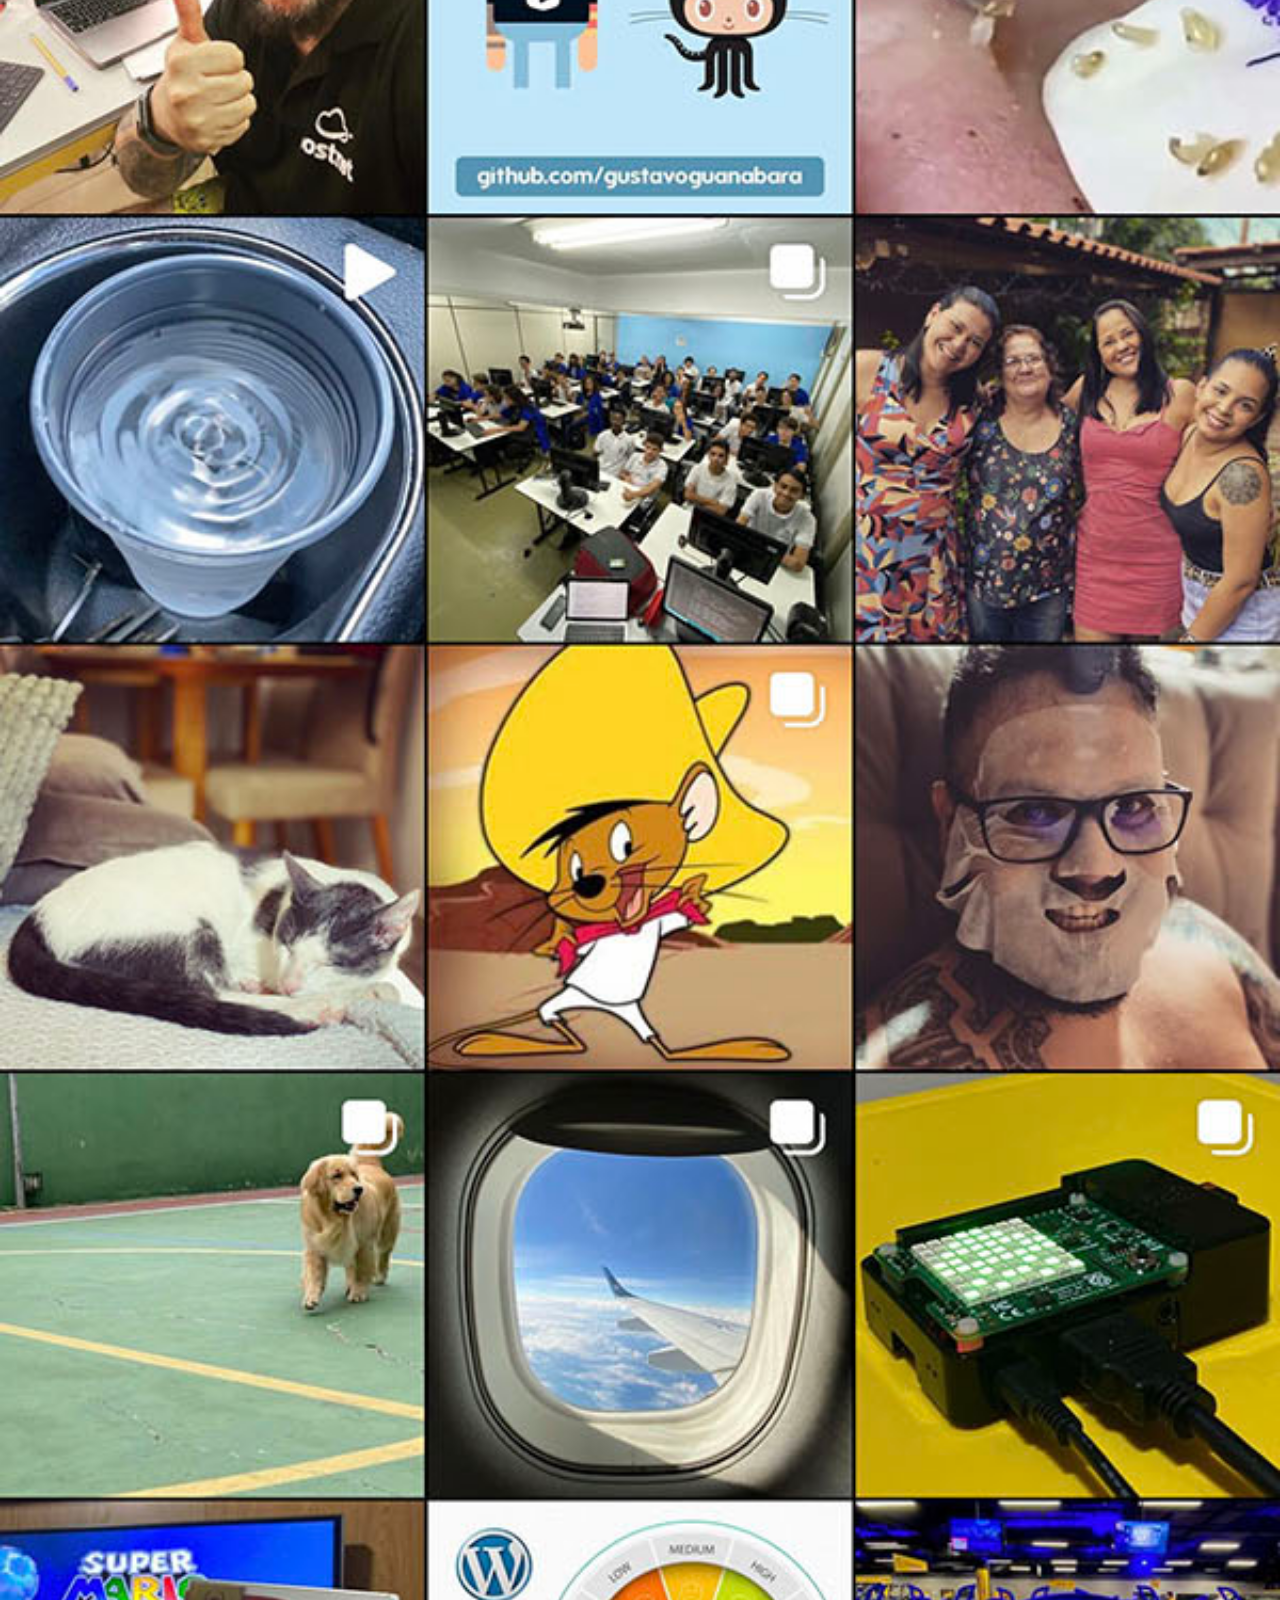
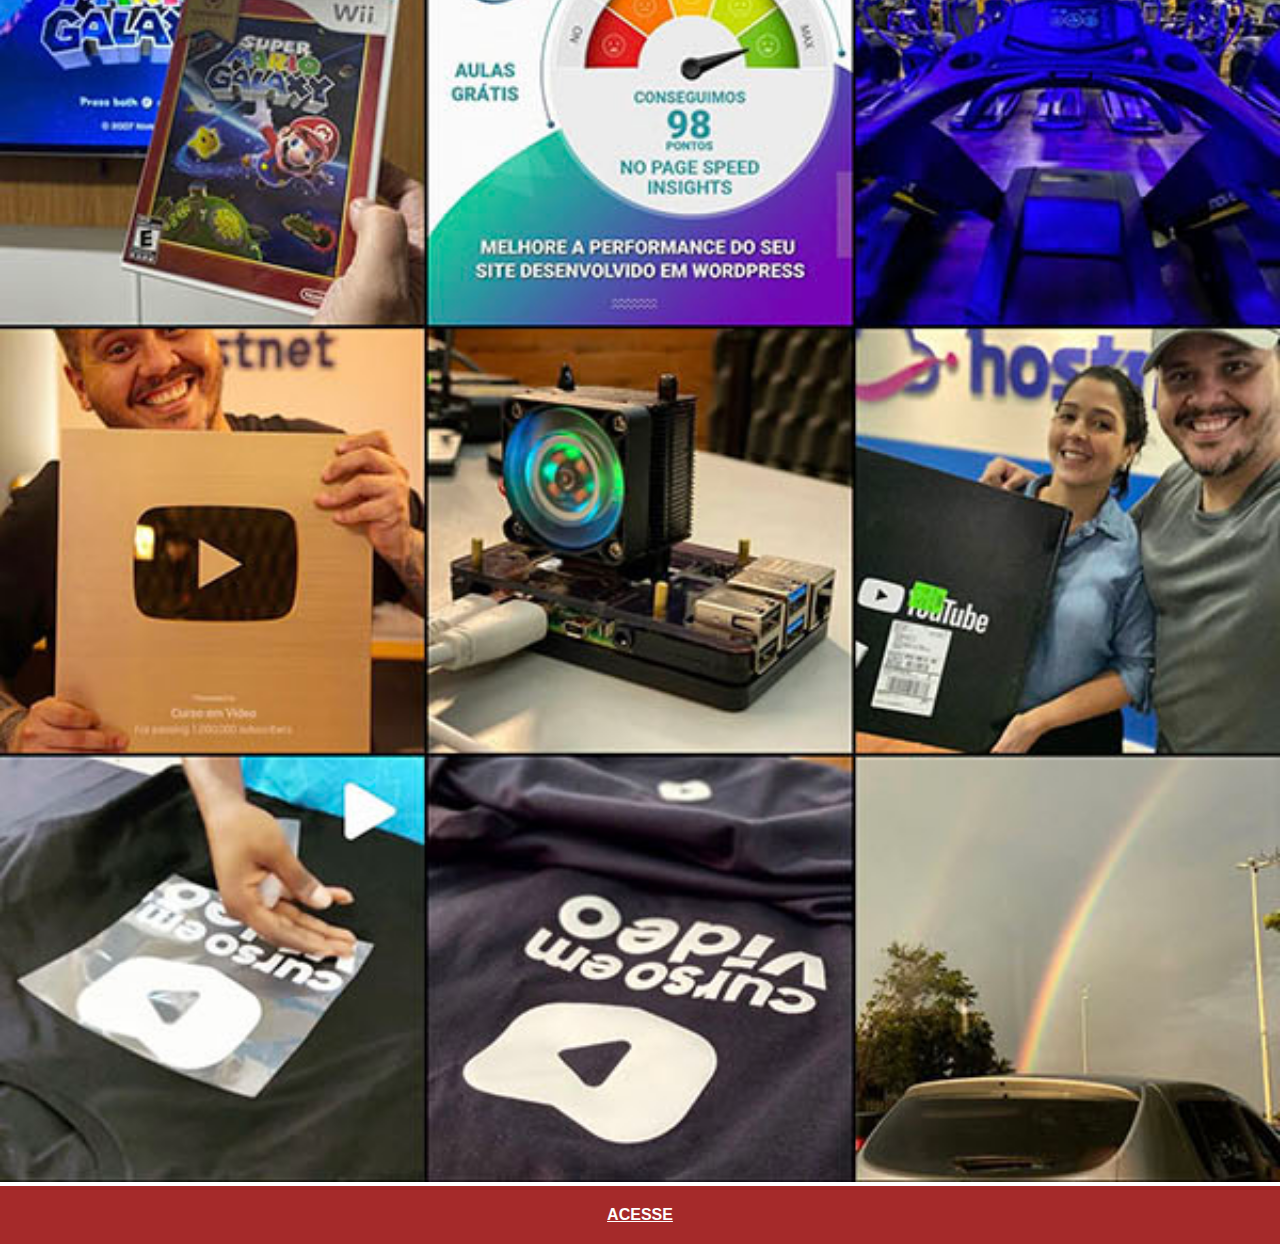
<file: instagram.html>
<!DOCTYPE html>
<html lang="pt-br">
<head>
    <meta charset="UTF-8">
    <meta http-equiv="X-UA-Compatible" content="IE=edge">
    <meta name="viewport" content="width=device-width, initial-scale=1.0">
    <title>Instragram</title>
    <link rel="stylesheet" href="estilos/social.css">
</head>
<body>
    <img src="imagens/tela-instagram.jpg" alt="Instagram">
    <a href="https://www.instagram.com/" target="_blank">ACESSE</a>
</body>
</html>
</file>
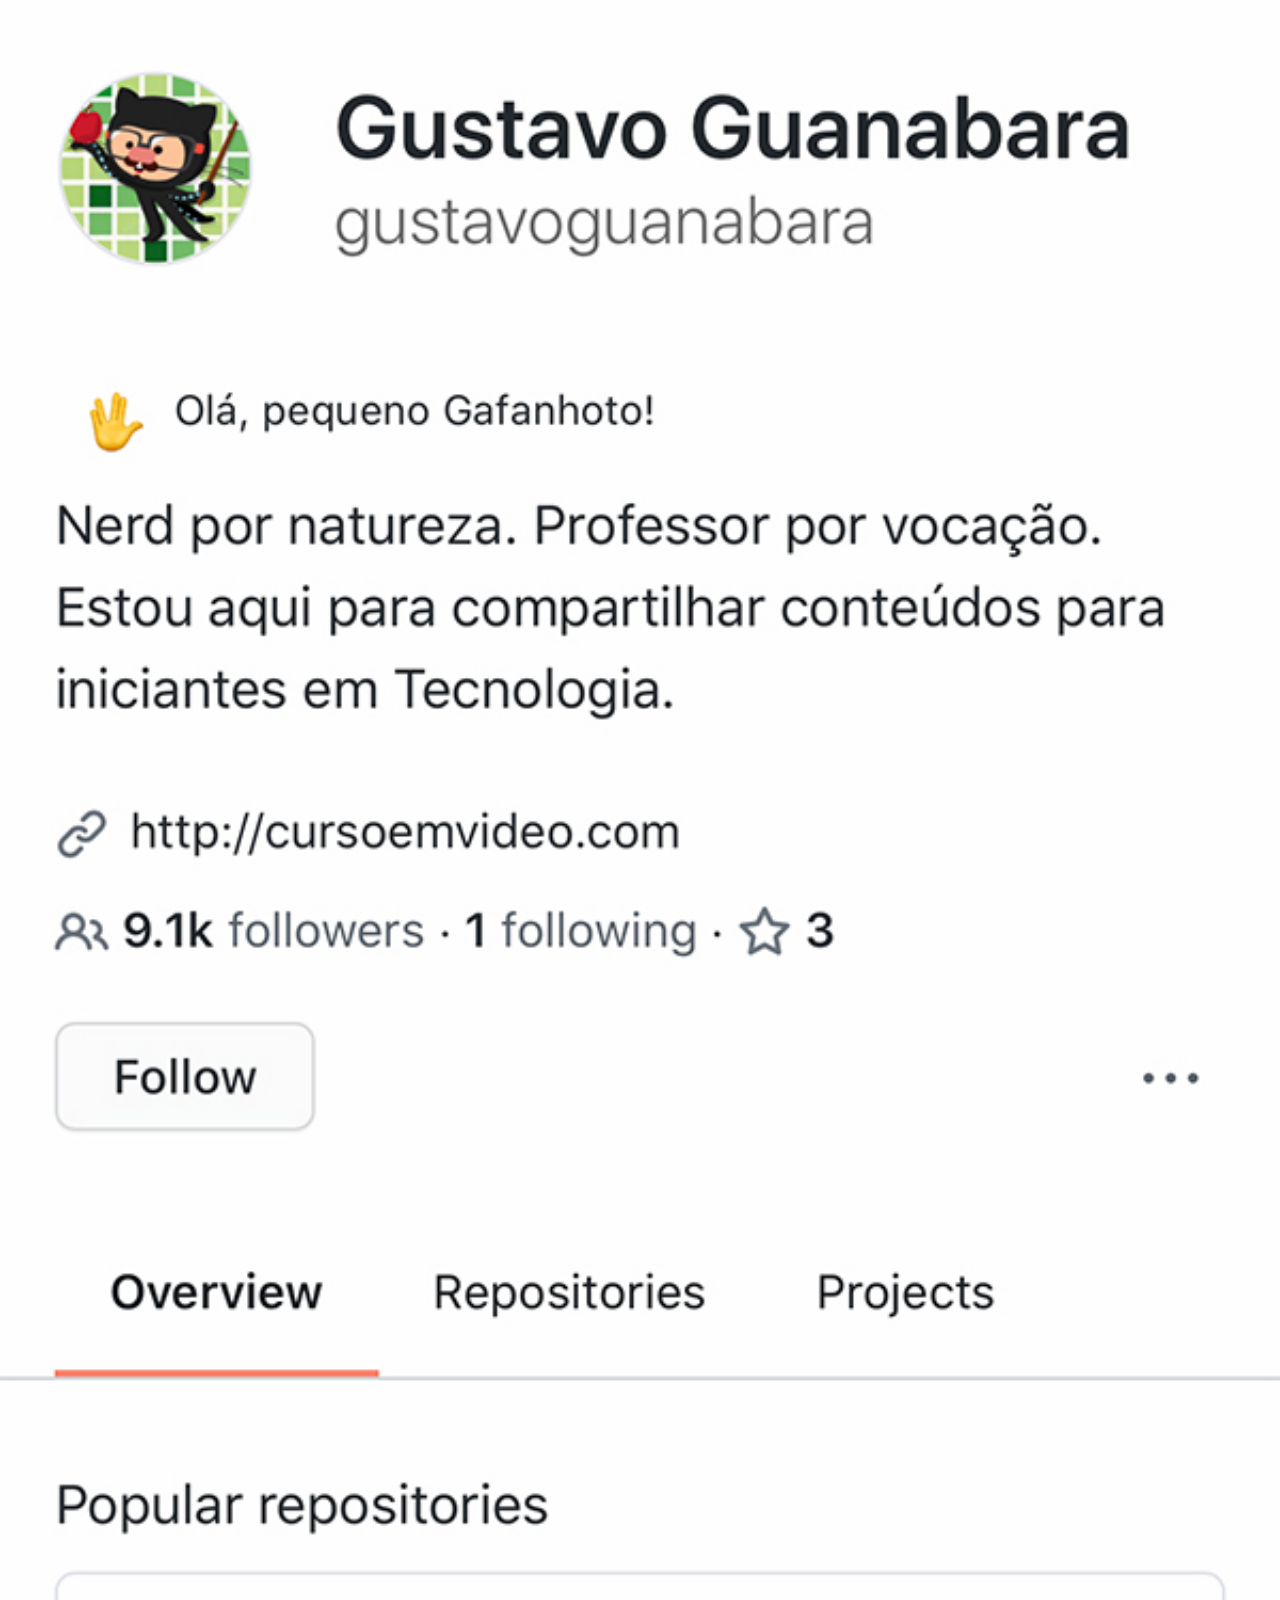
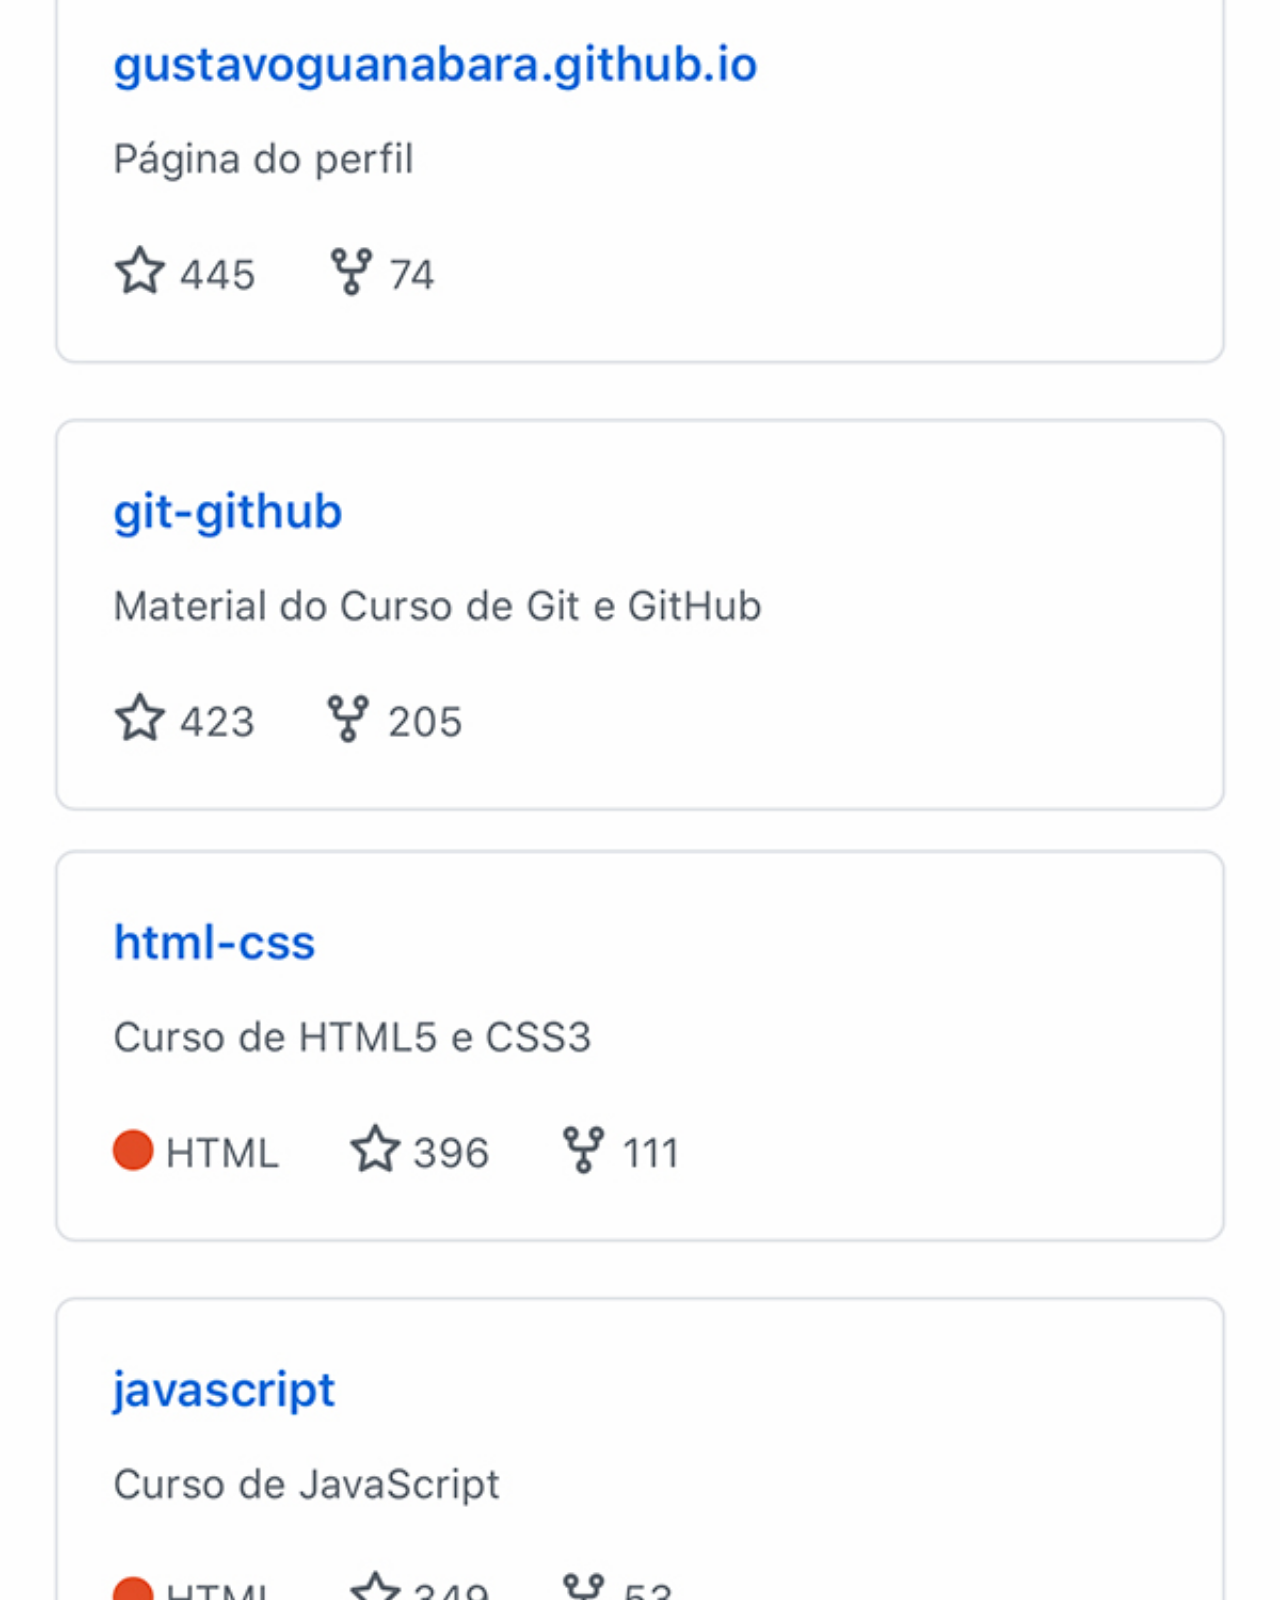
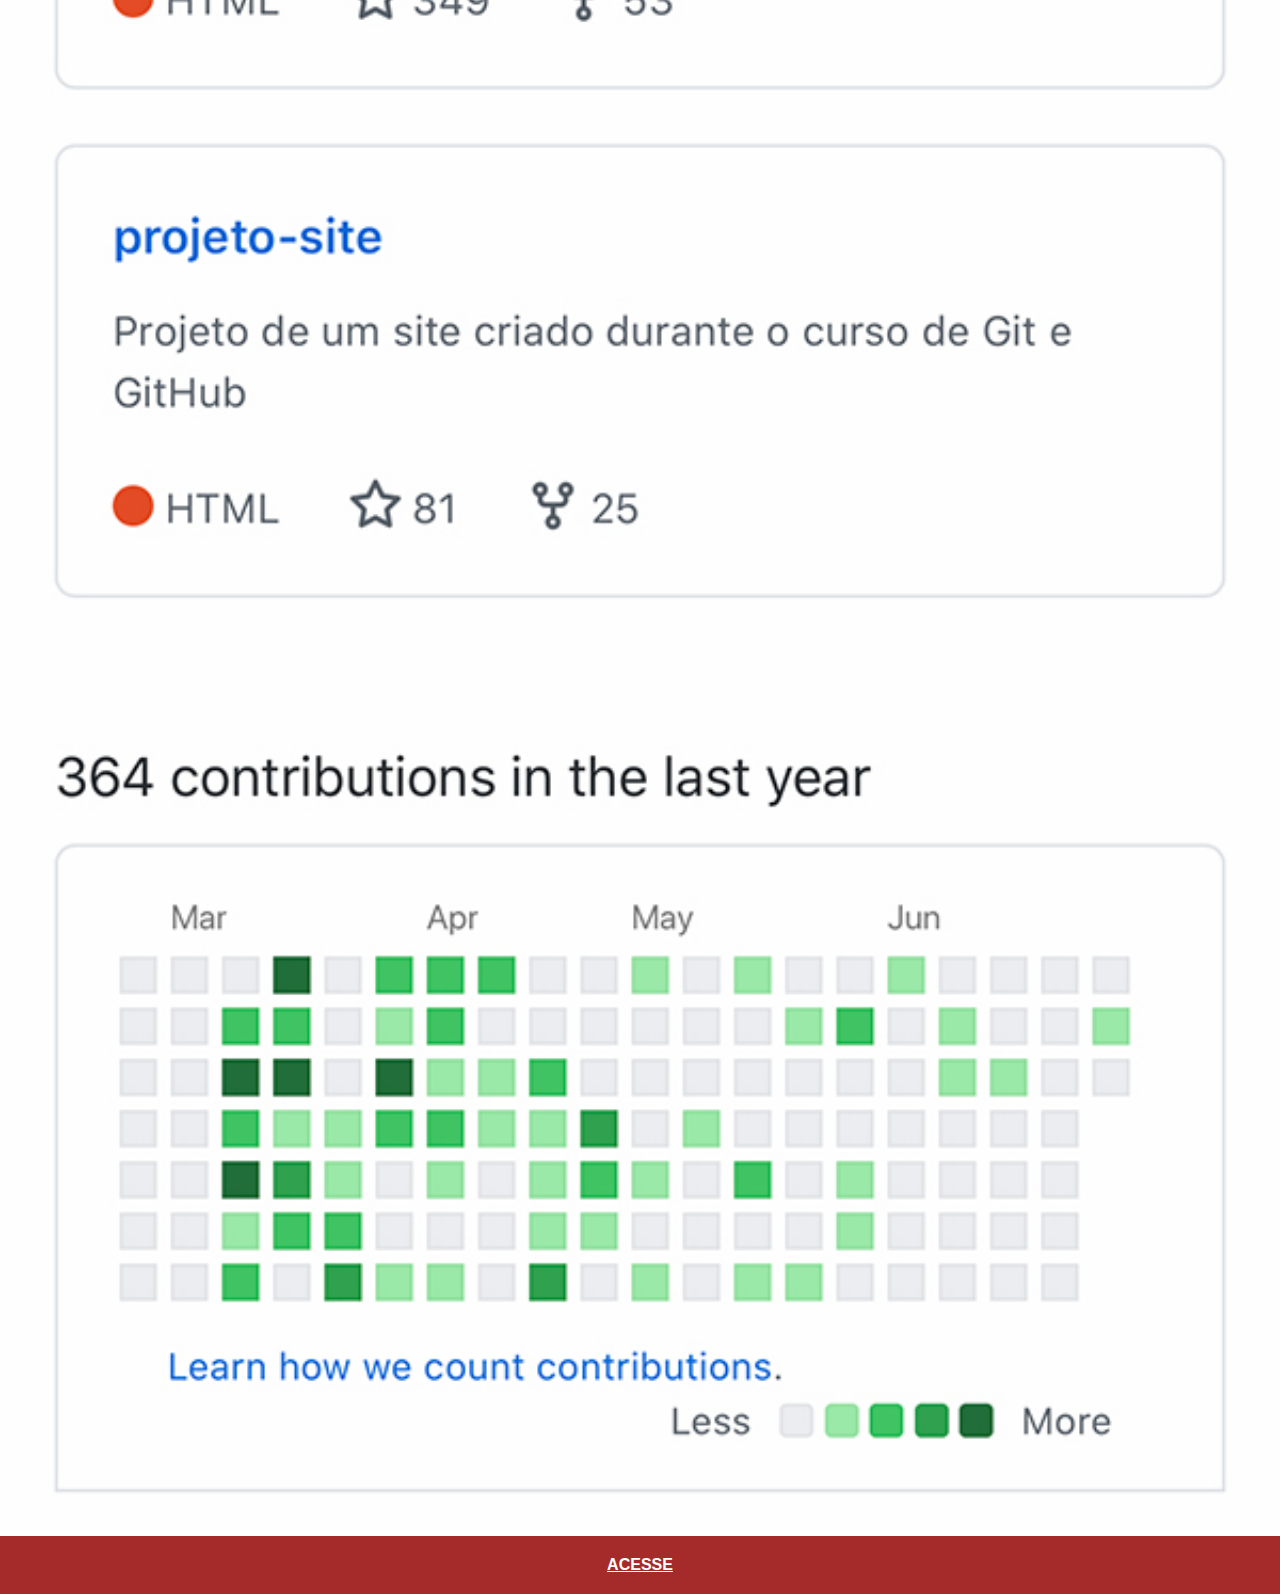
<file: twitter.html>
<!DOCTYPE html>
<html lang="pt-br">
<head>
    <meta charset="UTF-8">
    <meta http-equiv="X-UA-Compatible" content="IE=edge">
    <meta name="viewport" content="width=device-width, initial-scale=1.0">
    <title>Twitter</title>
    <link rel="stylesheet" href="estilos/social.css">
</head>
<body>
    <img src="imagens/tela-github.jpg" alt="Twitter">
    <a href="https://twitter.com/i/flow/login?input_flow_data=%7B%22requested_variant%22%3A%22eyJsYW5nIjoicHQifQ%3D%3D%22%7D" target="_blank">ACESSE</a>
</body>
</html>
</file>
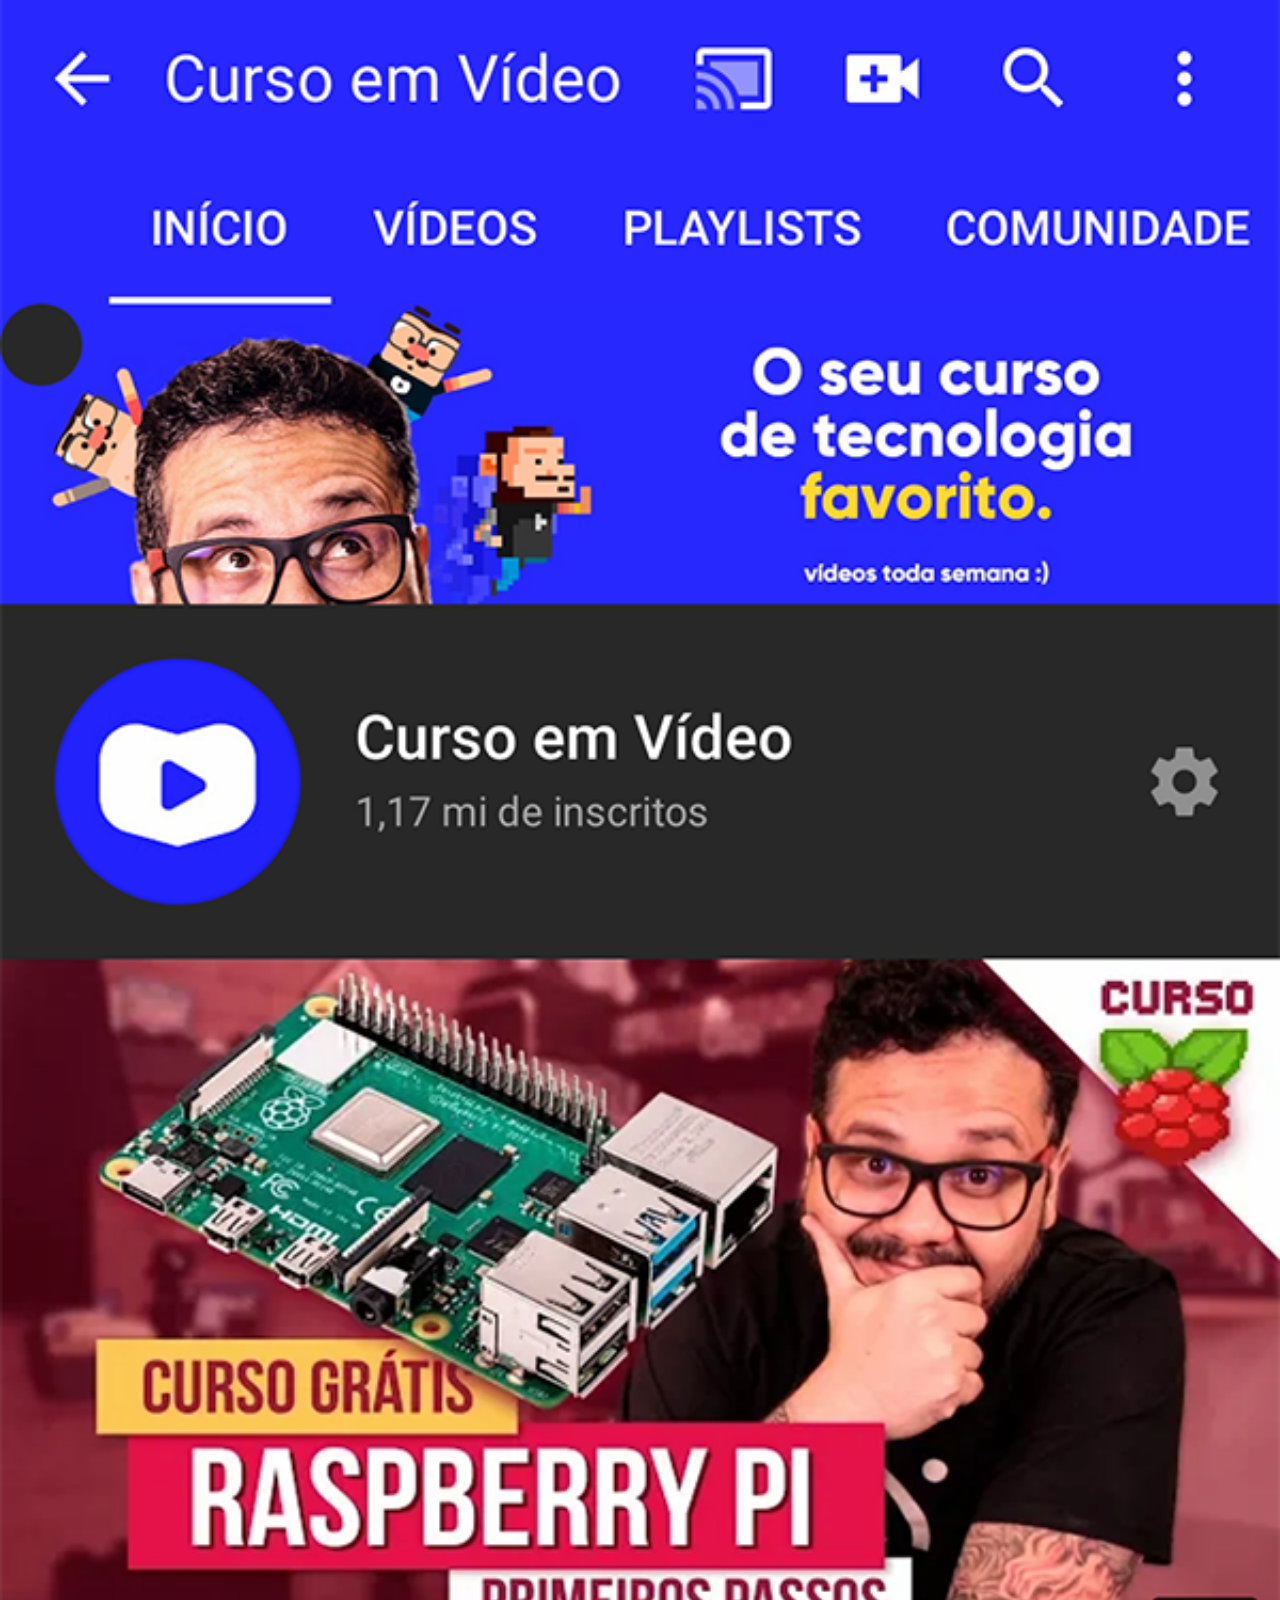
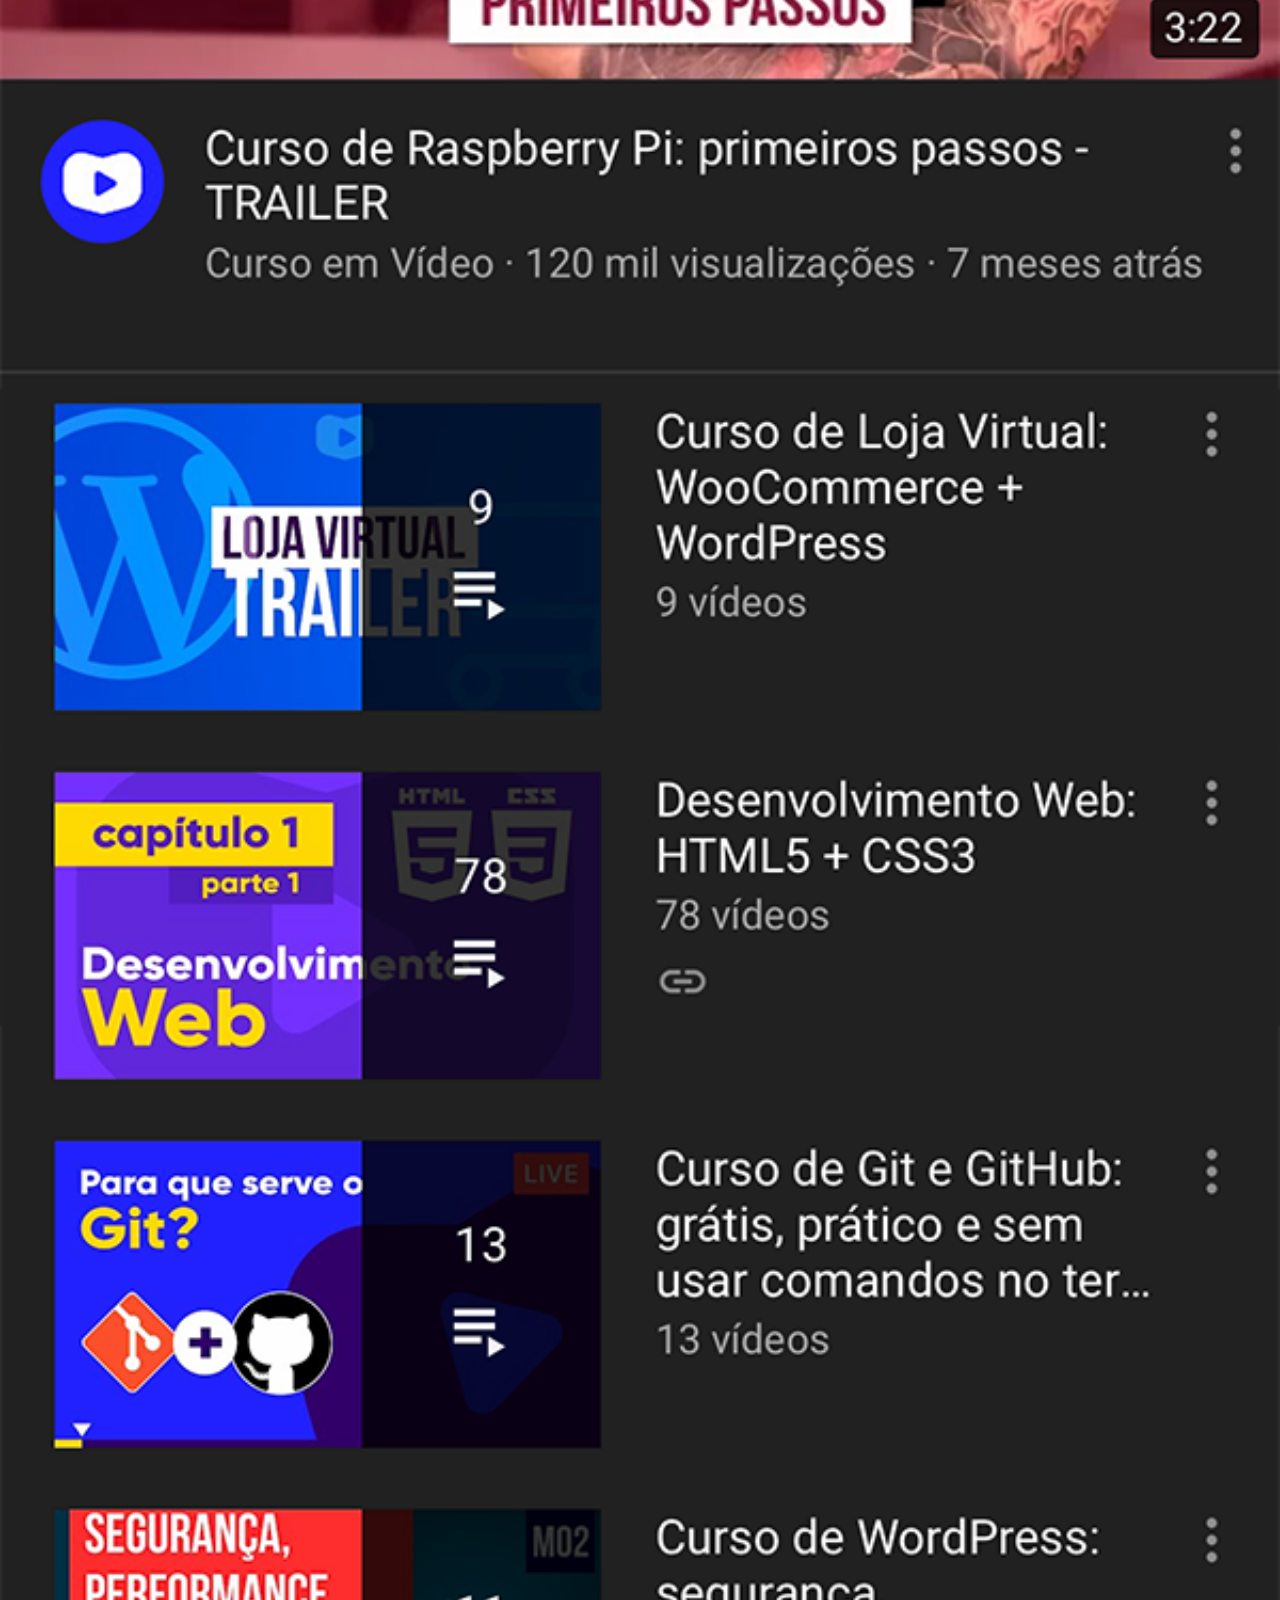
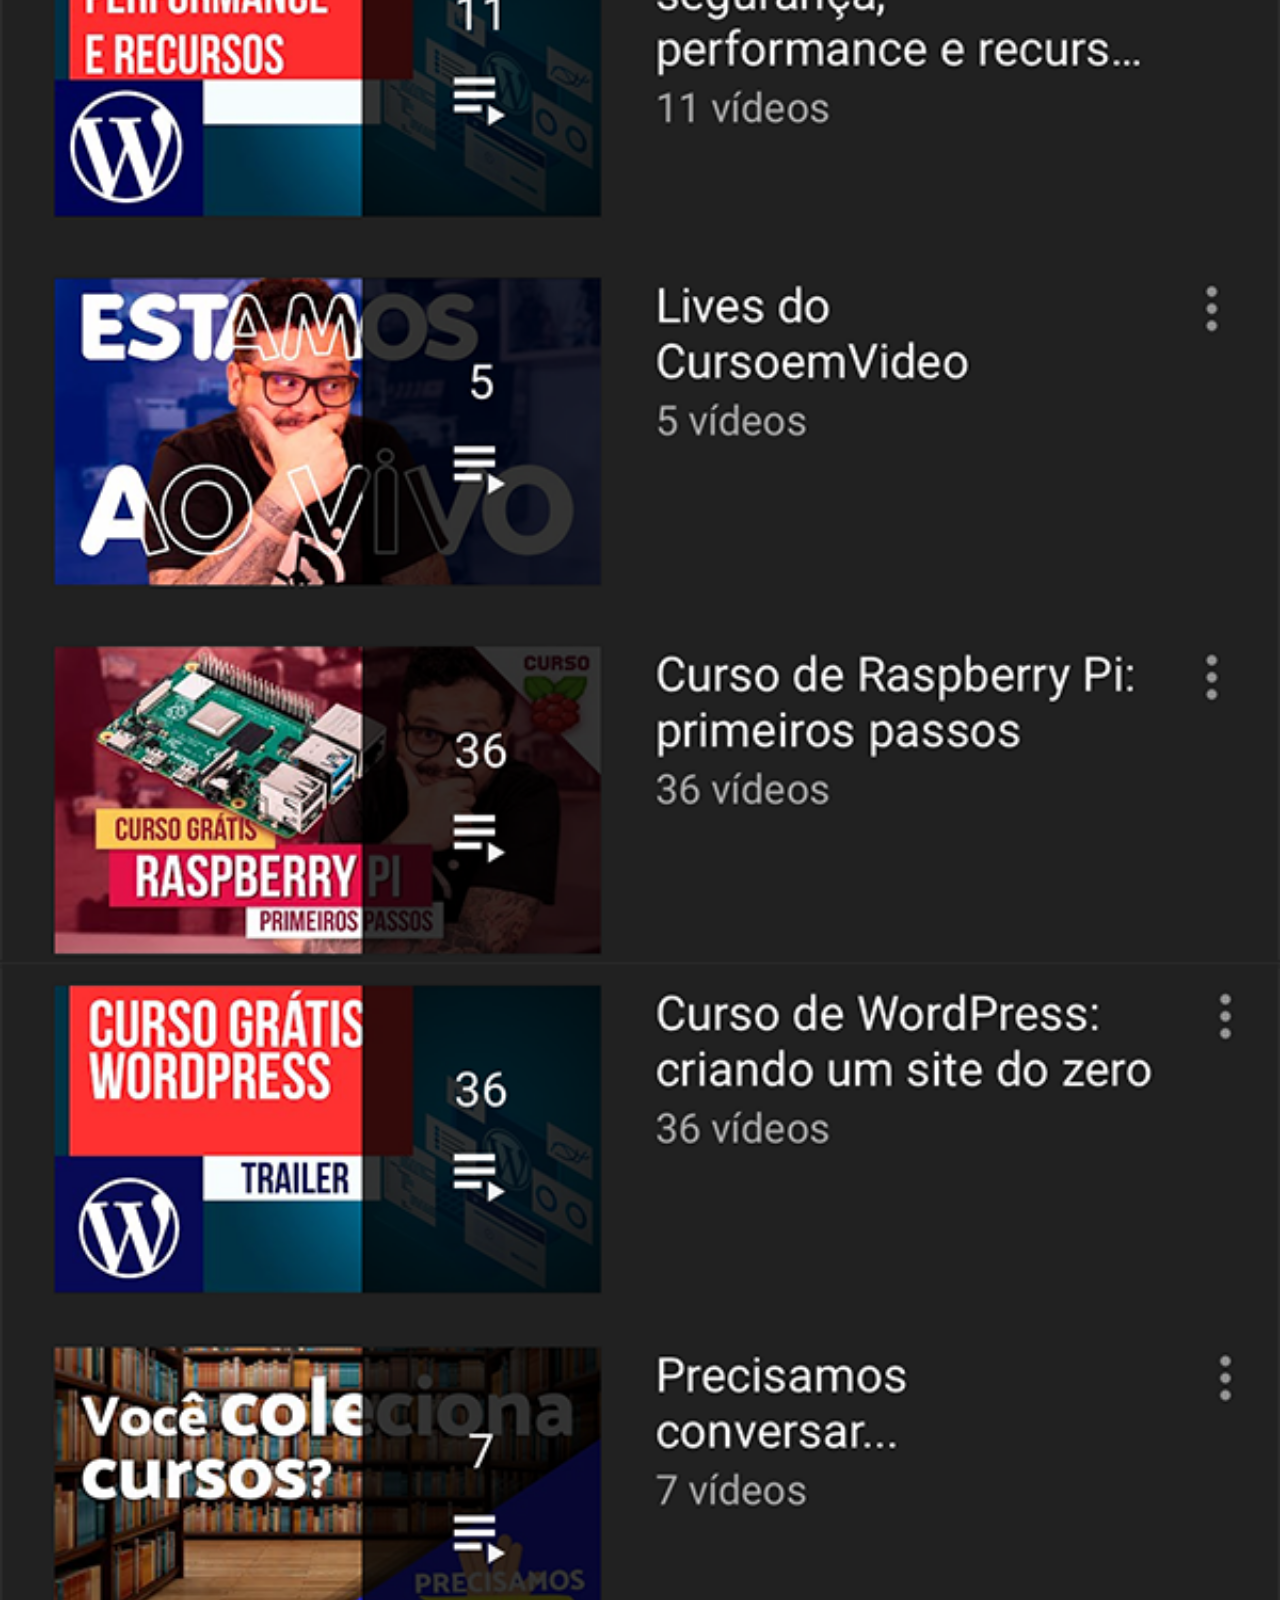
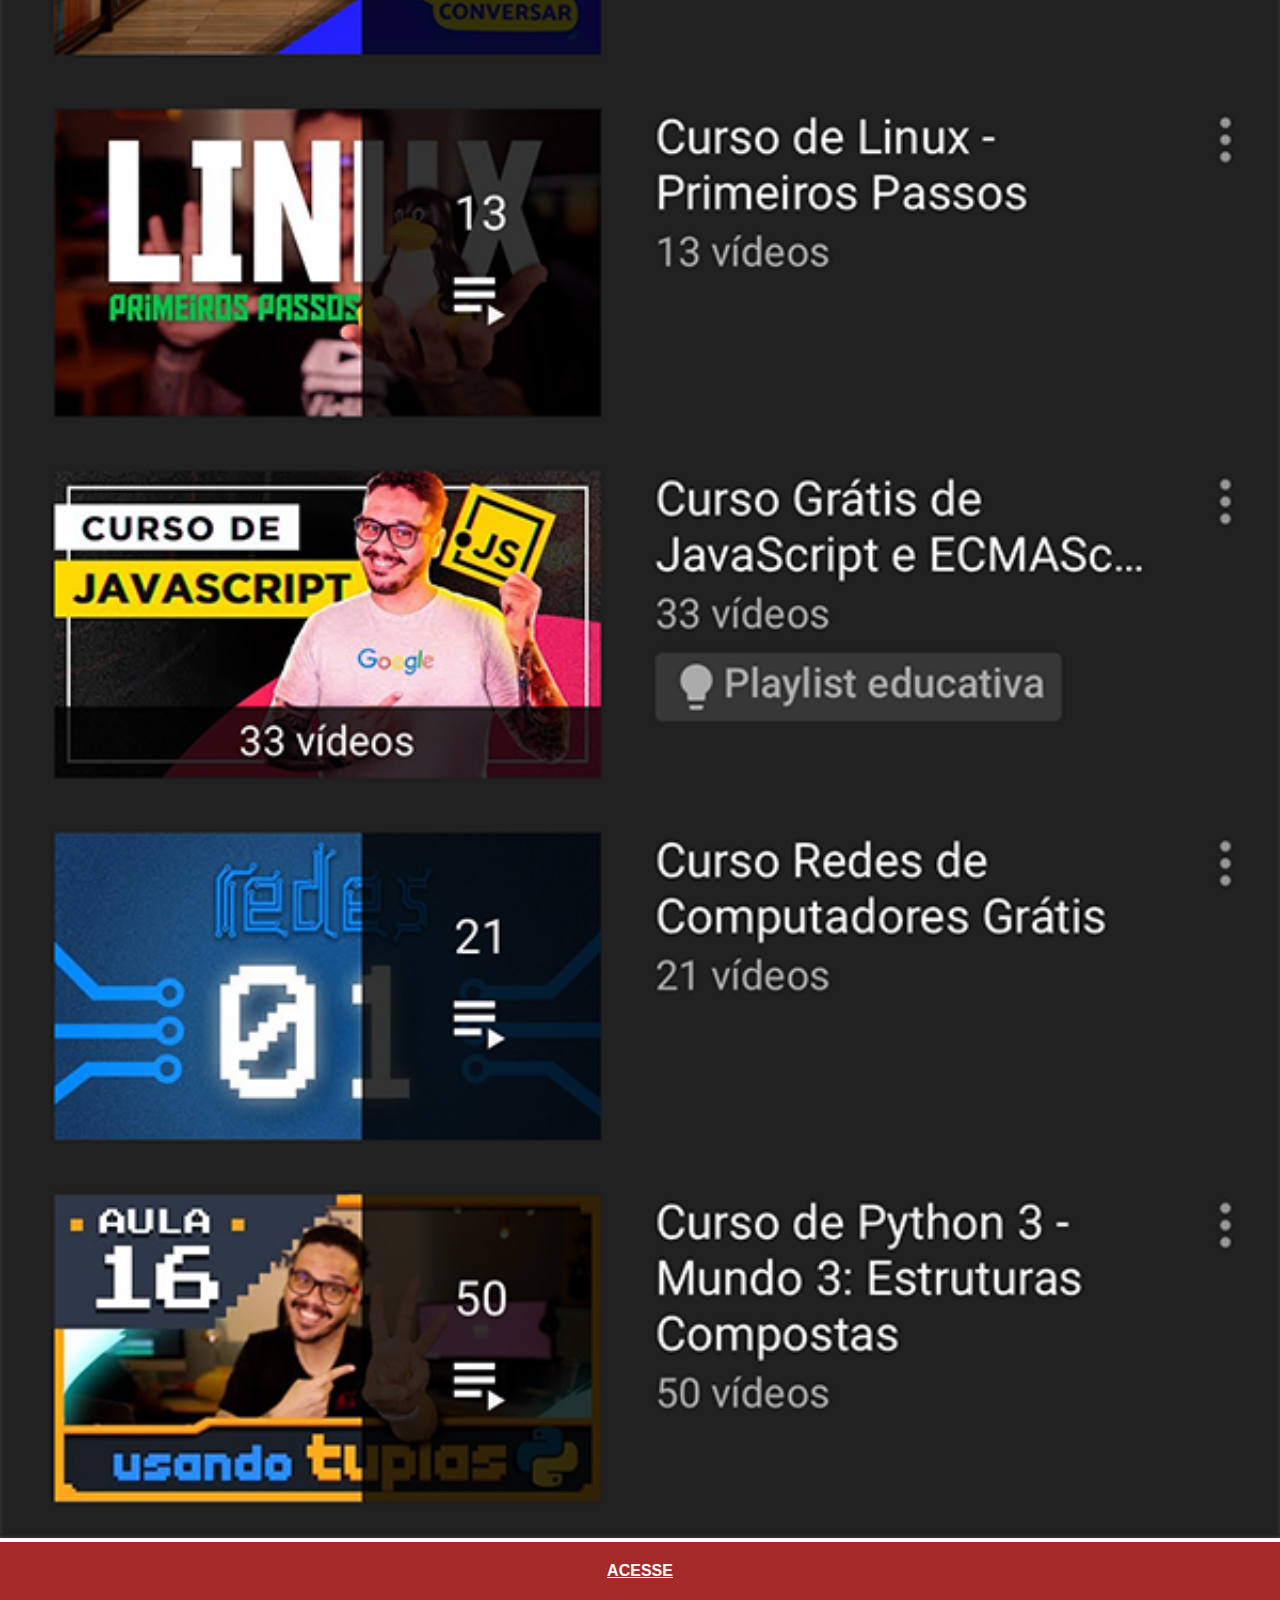
<file: youtube.html>
<!DOCTYPE html>
<html lang="pt-br">

<head>
    <meta charset="UTF-8">
    <meta http-equiv="X-UA-Compatible" content="IE=edge">
    <meta name="viewport" content="width=device-width, initial-scale=1.0">
    <title>Youtube</title>
    <link rel="stylesheet" href="estilos/social.css">


    
</head>

<body>
    <img src="imagens/tela-youtube.png" alt="Youtube">
    <a href="https://www.youtube.com/" target="_blank"> ACESSE</a>
</body>

</html>
</file>
<file: estilo/style.css>
@charset "UTF-8";

* {
    margin: 0px;
    padding: 0px;
    font-family: Arial, Helvetica, sans-serif;
}

html, boby {
    
    height: 100vh;
    width: 100vw;
    background-color: black;
}
body {
    background: url('../imagens/fundo-madeira.jpg') no-repeat top center;
    background-size: cover;
    background-attachment: fixed;
}

main {
    height: 100vh;
    position: relative;
    
}

section#telefone {
    position: absolute;
    top: 50%;
    left: 50%;
    transform: translate(-50%, -50%);
    height: 627px;
    width: 311px;
   
    background:  url('../imagens/frame-iphone.png') no-repeat;

}

iframe#tela {
    position: relative;
    top: 81px;
    left: 23px;
    width: 266px;
    height: 471px;

}

section#redes-sociais {
    text-align: right;
}

section#redes-sociais img {
    width: 50px;
    margin: 5px;
    border-radius:50%;
    box-shadow: 2px 2px 5px rgba rgba(0, 0, 0, 0.392);
    box-sizing: border-box;

}

section#redes-sociais img:hover {
    border: 2px solid rgba(255, 255, 255, 0.62);
    transform: translate(-3px, -3px);
    box-shadow: 5px 5px 10px black;
    transition: transform .2s, border 1s;
}
</file>
<file: estilos/social.css>
* {
    margin: 0px;
    padding: 0px;
    font-family: Arial, Helvetica, sans-serif;
}

::-webkit-scrollbar {
    width: 0px;
    height: 0px;
}
img {
    width: 100vw;


}

a {
    display: block;
    background-color: brown;
    color: white;
    padding: 20px;
    text-align: center;
    font-weight: bolder;
    text-decoration: nome;
}
a:hover {
    background-color: red;
}
</file>
